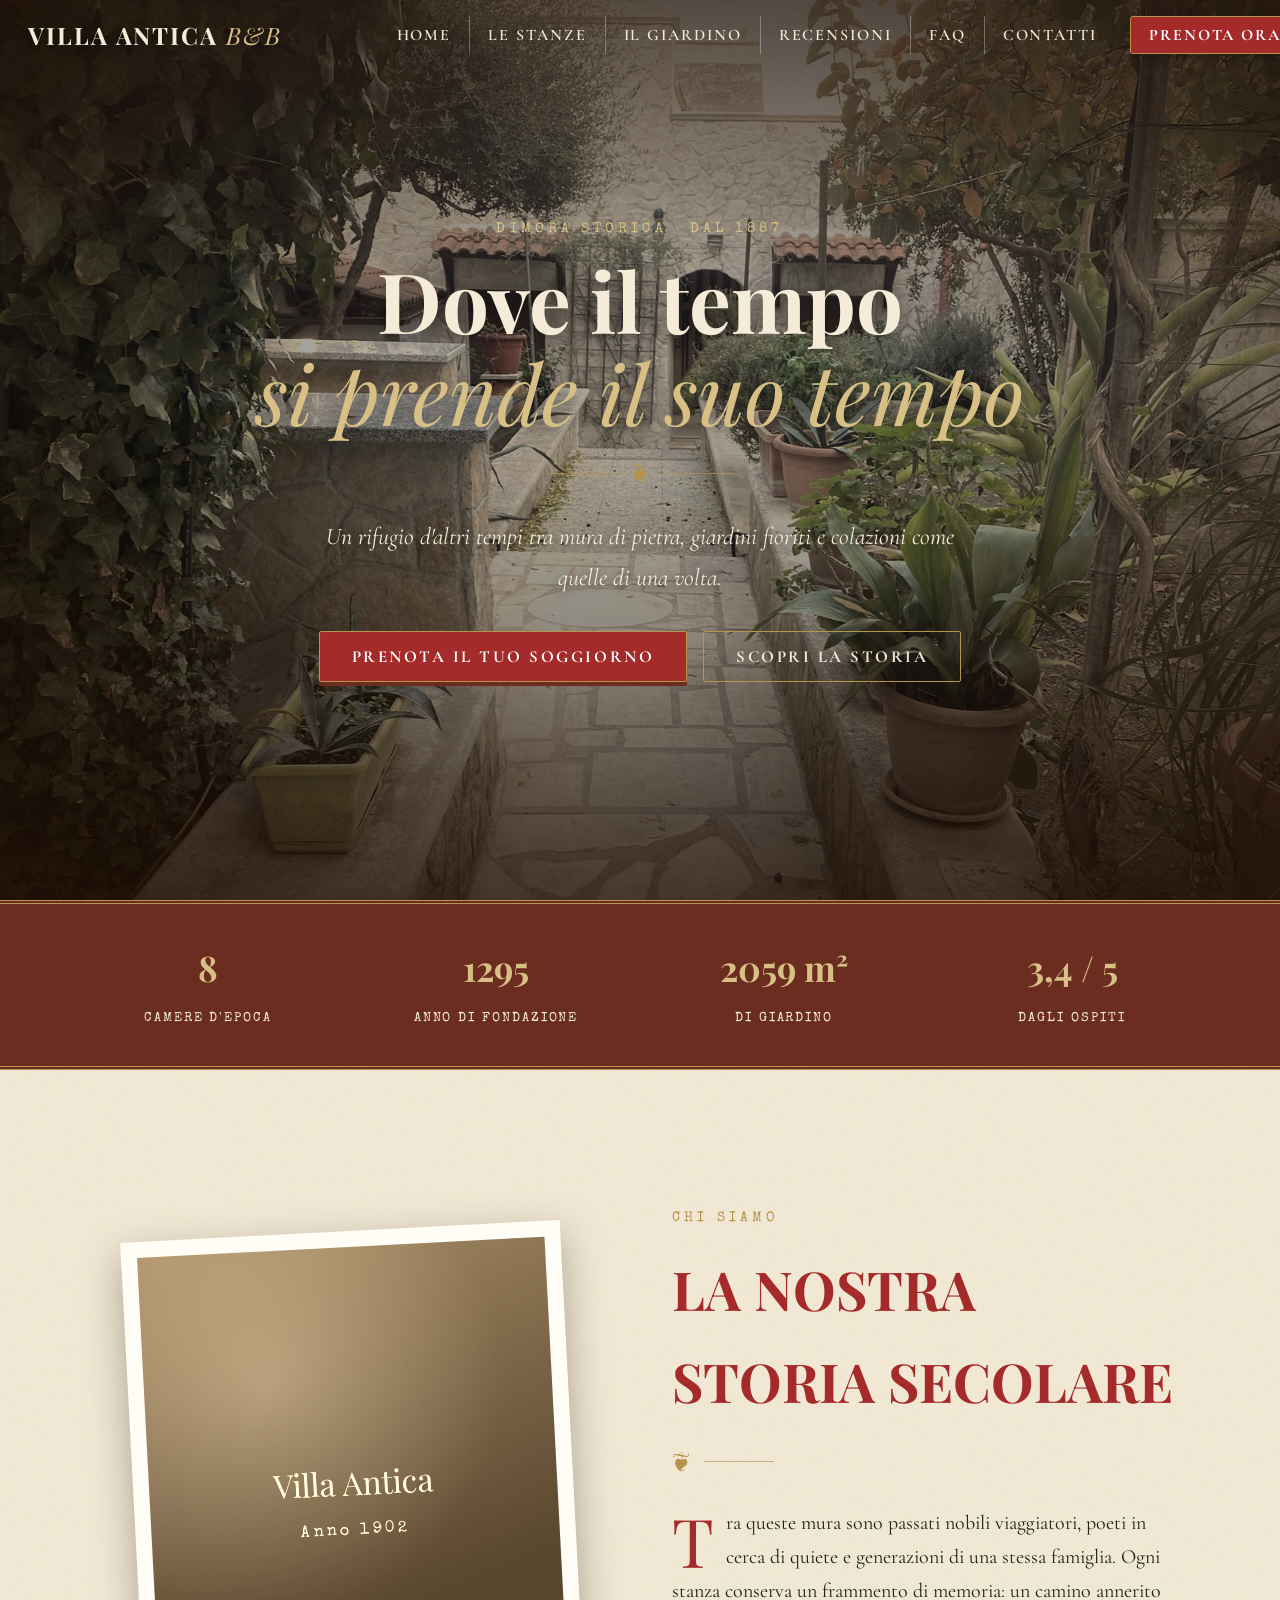
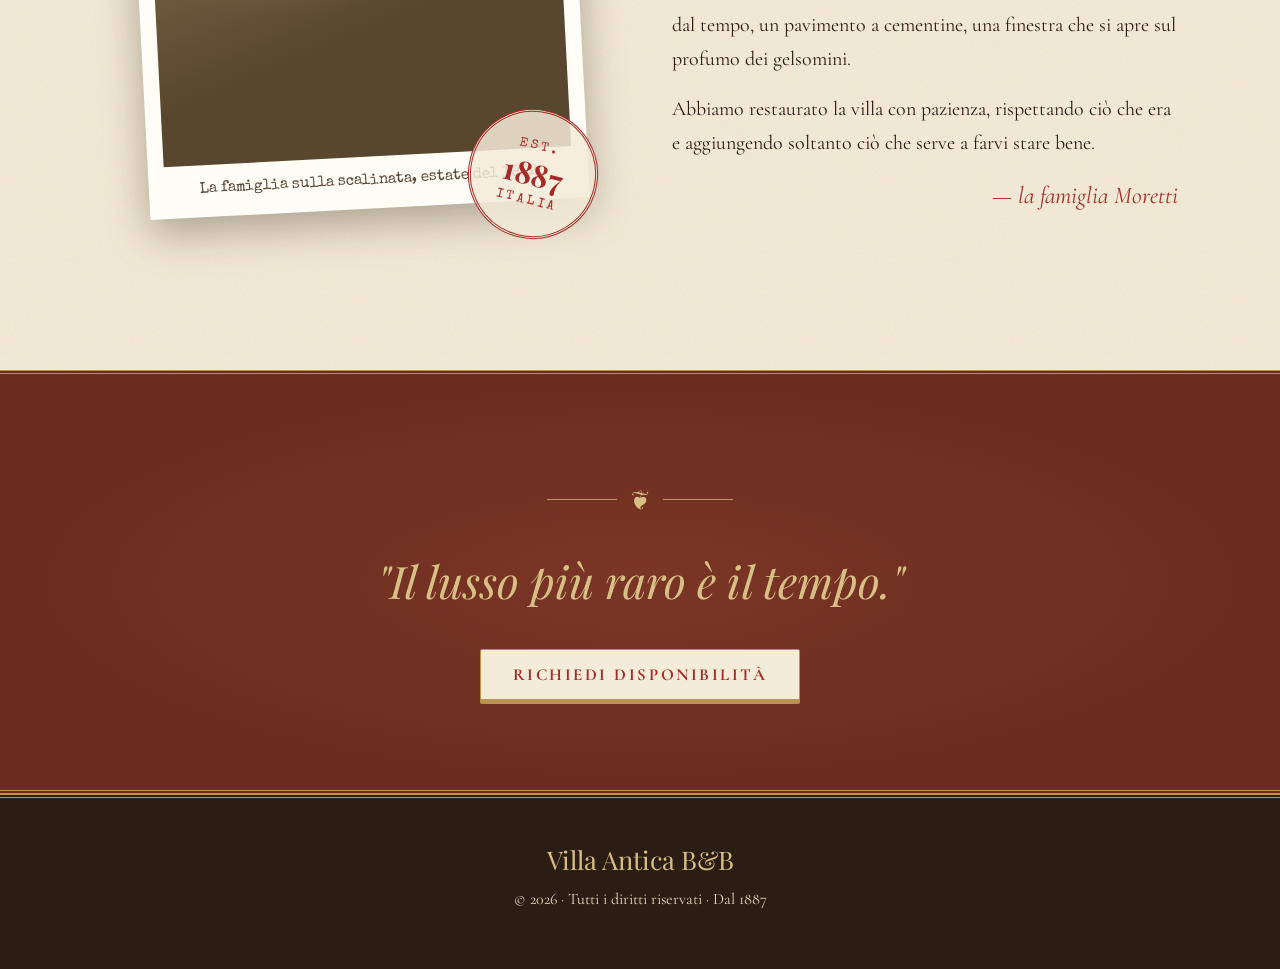
<file: index.html>
<!DOCTYPE html>
<html lang="it">
<head>
    <meta charset="UTF-8">
    <meta name="viewport" content="width=device-width, initial-scale=1.0">
    <title>Villa Antica B&B · Dal 1887</title>
    <meta name="description" content="Villa Antica B&B: una dimora storica immersa nel verde, dove il tempo rallenta.">
    <link rel="preconnect" href="https://fonts.googleapis.com">
    <link rel="preconnect" href="https://fonts.gstatic.com" crossorigin>
    <link href="https://fonts.googleapis.com/css2?family=Cormorant+Garamond:ital,wght@0,400;0,500;0,600;1,400;1,500&family=Playfair+Display:ital,wght@0,400..900;1,400..900&family=Special+Elite&display=swap" rel="stylesheet">
    <link rel="stylesheet" href="style.css">
</head>
<body>
    <div id="scroll-progress"></div>

    <!-- BARRA DI NAVIGAZIONE -->
    <header id="top-bar">
        <h3 class="logo" data-target="home">Villa Antica <span>B&amp;B</span></h3>

        <button class="burger" id="burger" aria-label="Apri il menu" aria-expanded="false">
            <span></span><span></span><span></span>
        </button>

        <nav class="nav-buttons" id="nav-buttons">
            <button class="button-top-bar" data-target="index.html">HOME</button>
            <button class="button-top-bar" data-href="stanze.html">LE STANZE</button>
            <button class="button-top-bar" data-href="Giardino/giardino.html">IL GIARDINO</button>
            <button class="button-top-bar" data-href="recensioni.html">RECENSIONI</button>
            <button class="button-top-bar" data-href="faq.html">FAQ</button>
            <button class="button-top-bar" data-href="contatti.html">CONTATTI</button>
            <button id="prenota-top-bar" class="button-top-bar">PRENOTA ORA</button>
        </nav>
    </header>

    <main>
        <!-- HERO -->
        <section id="home" class="hero">
            <img src="Images/HomeImg.jpeg" alt="Facciata di Villa Antica B&B" id="home-image">
            <div class="hero-vignette"></div>
            <div class="hero-content">
                <p class="eyebrow">Dimora storica · Dal 1887</p>
                <h1>Dove il tempo<br><em>si prende il suo tempo</em></h1>
                <div class="ornament"><span>❦</span></div>
                <p class="hero-sub">Un rifugio d'altri tempi tra mura di pietra, giardini fioriti e colazioni come quelle di una volta.</p>
                <div class="hero-actions">
                    <button class="btn btn-primary" data-open-booking>Prenota il tuo soggiorno</button>
                    <button class="btn btn-ghost" data-target="storia">Scopri la storia</button>
                </div>
            </div>
        </section>

        <!-- FASCIA INFO -->
        <section class="strip reveal">
            <div><strong>12</strong><span>Camere d'epoca</span></div>
            <div><strong>1887</strong><span>Anno di fondazione</span></div>
            <div><strong>3000 m²</strong><span>Di giardino</span></div>
            <div><strong>4,9 / 5</strong><span>Dagli ospiti</span></div>
        </section>

        <!-- STORIA -->
        <section id="storia" class="section story">
            <div class="story-visual reveal from-left">
                <div class="photo-frame">
                    <div class="photo-placeholder" role="img" aria-label="Fotografia d'epoca della villa">
                        <span>Villa Antica<br><small>Anno 1902</small></span>
                    </div>
                    <p class="caption">La famiglia sulla scalinata, estate del 1902</p>
                </div>
                <div class="stamp" aria-hidden="true">
                    <span>EST.</span><strong>1887</strong><span>ITALIA</span>
                </div>
            </div>

            <div class="story-text reveal from-right">
                <p class="eyebrow">Chi siamo</p>
                <h2>La nostra storia secolare</h2>
                <div class="ornament left"><span>❦</span></div>
                <p class="dropcap">Tra queste mura sono passati nobili viaggiatori, poeti in cerca di quiete e generazioni di una stessa famiglia. Ogni stanza conserva un frammento di memoria: un camino annerito dal tempo, un pavimento a cementine, una finestra che si apre sul profumo dei gelsomini.</p>
                <p>Abbiamo restaurato la villa con pazienza, rispettando ciò che era e aggiungendo soltanto ciò che serve a farvi stare bene.</p>
                <p class="signature">— la famiglia Moretti</p>
            </div>
        </section>

        <!-- INVITO FINALE -->
        <section class="invite reveal">
            <div class="ornament light"><span>❦</span></div>
            <p class="invite-quote">"Il lusso più raro è il tempo."</p>
            <button class="btn btn-primary" data-open-booking>Richiedi disponibilità</button>
        </section>
    </main>

    <footer>
        <p class="footer-logo">Villa Antica B&amp;B</p>
        <p>© <span id="year"></span> · Tutti i diritti riservati · Dal 1887</p>
    </footer>

    <!-- MODALE PRENOTAZIONE -->
    <div class="modal" id="booking-modal" aria-hidden="true">
        <div class="modal-box" role="dialog" aria-modal="true" aria-labelledby="modal-title">
            <button class="modal-close" id="modal-close" aria-label="Chiudi">×</button>
            <p class="eyebrow">Prenotazione</p>
            <h2 id="modal-title">Il vostro soggiorno</h2>
            <div class="ornament"><span>❦</span></div>
            <form id="booking-form" novalidate>
                <label>Stanza Desiderata
                    <select id="room-choice">
                        <option value="Suite dei Poeti">Suite dei Poeti (Cam. 101)</option>
                        <option value="Stanza del Conte">Stanza del Conte (Cam. 102)</option>
                        <option value="Mansarda Gelso">Mansarda Gelso (Cam. 201)</option>
                        <option value="Suite Limonaia">Suite Limonaia (Cam. 202)</option>
                    </select>
                </label>
                <div class="form-row">
                    <label>Arrivo<input type="date" id="checkin" required></label>
                    <label>Partenza<input type="date" id="checkout" required></label>
                </div>
                <label>Ospiti
                    <select id="guests">
                        <option>1</option><option selected>2</option><option>3</option><option>4</option>
                    </select>
                </label>
                <label>Email<input type="email" id="email" placeholder="nome@esempio.it" required></label>
                <p class="form-msg" id="form-msg" role="alert"></p>
                <button type="submit" class="btn btn-primary">Invia richiesta</button>
            </form>
        </div>
    </div>

    <script src="script.js"></script>
</body>
</html>
</file>
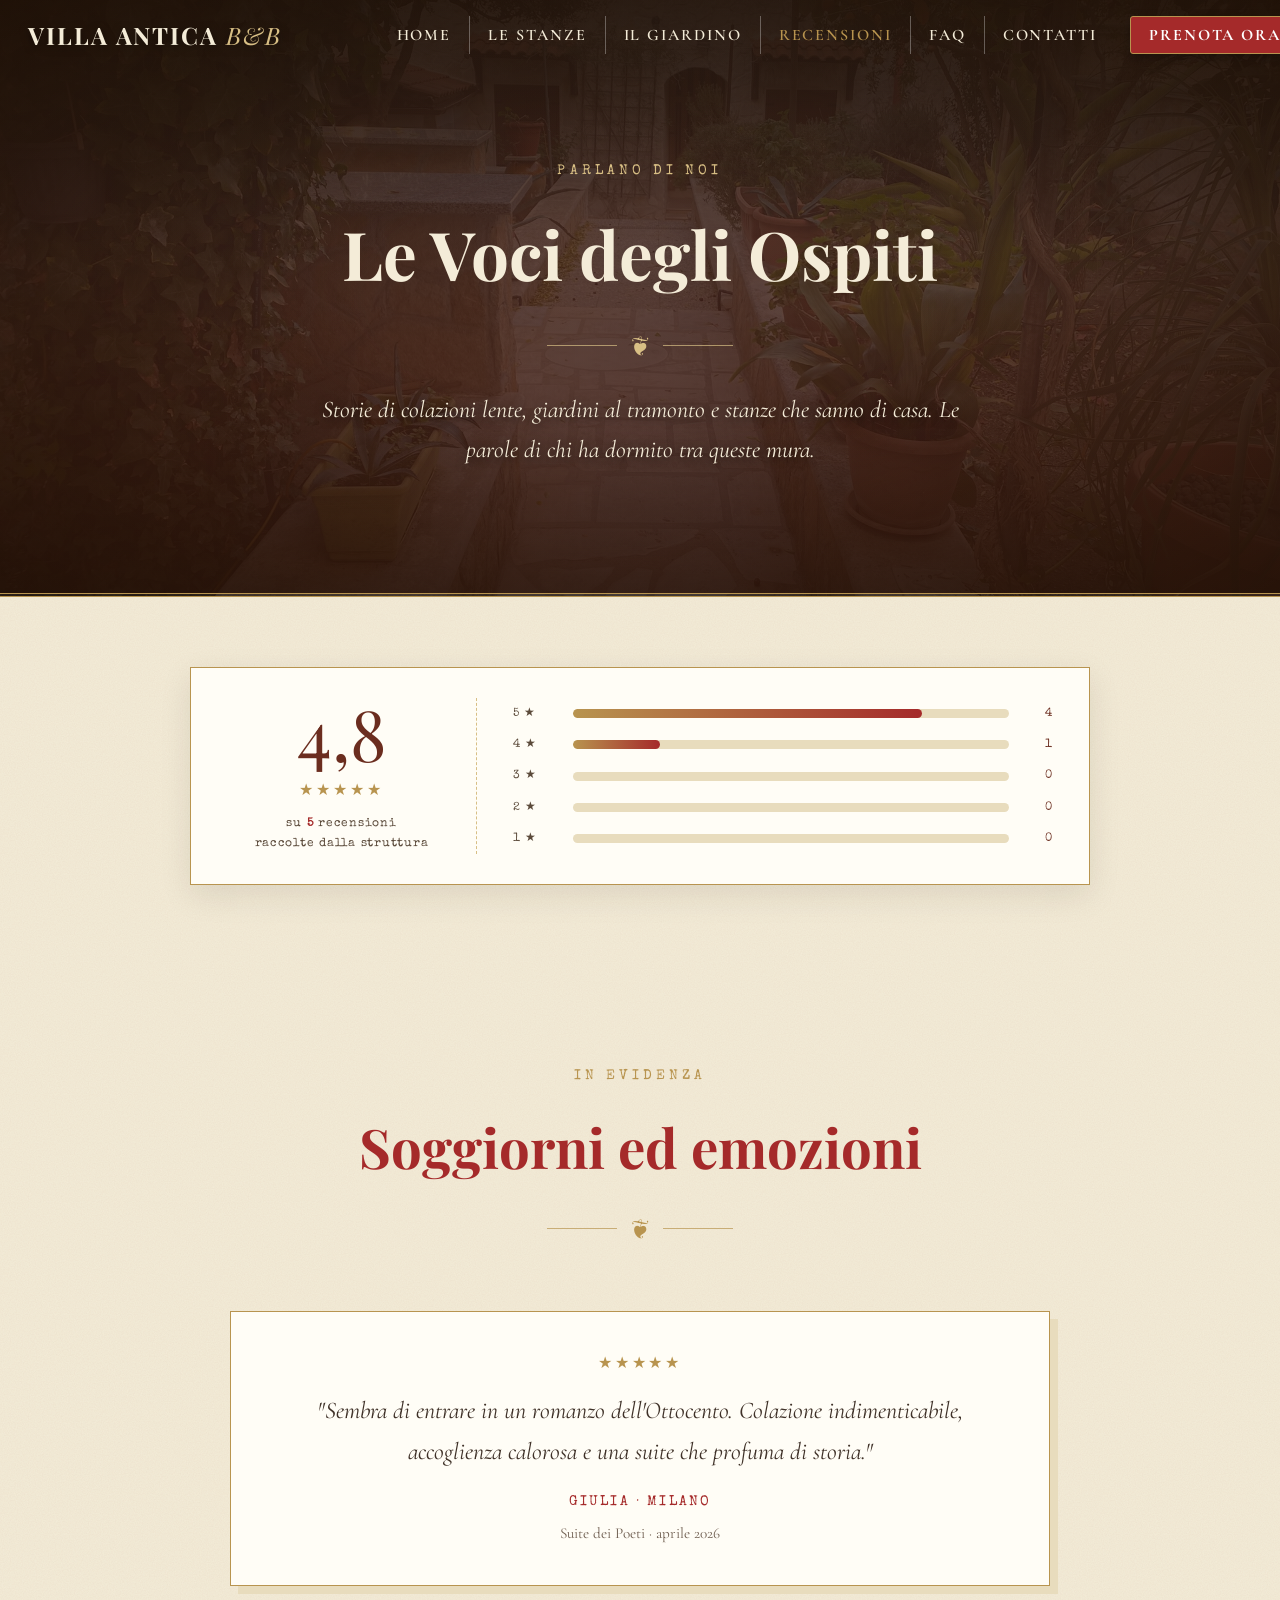
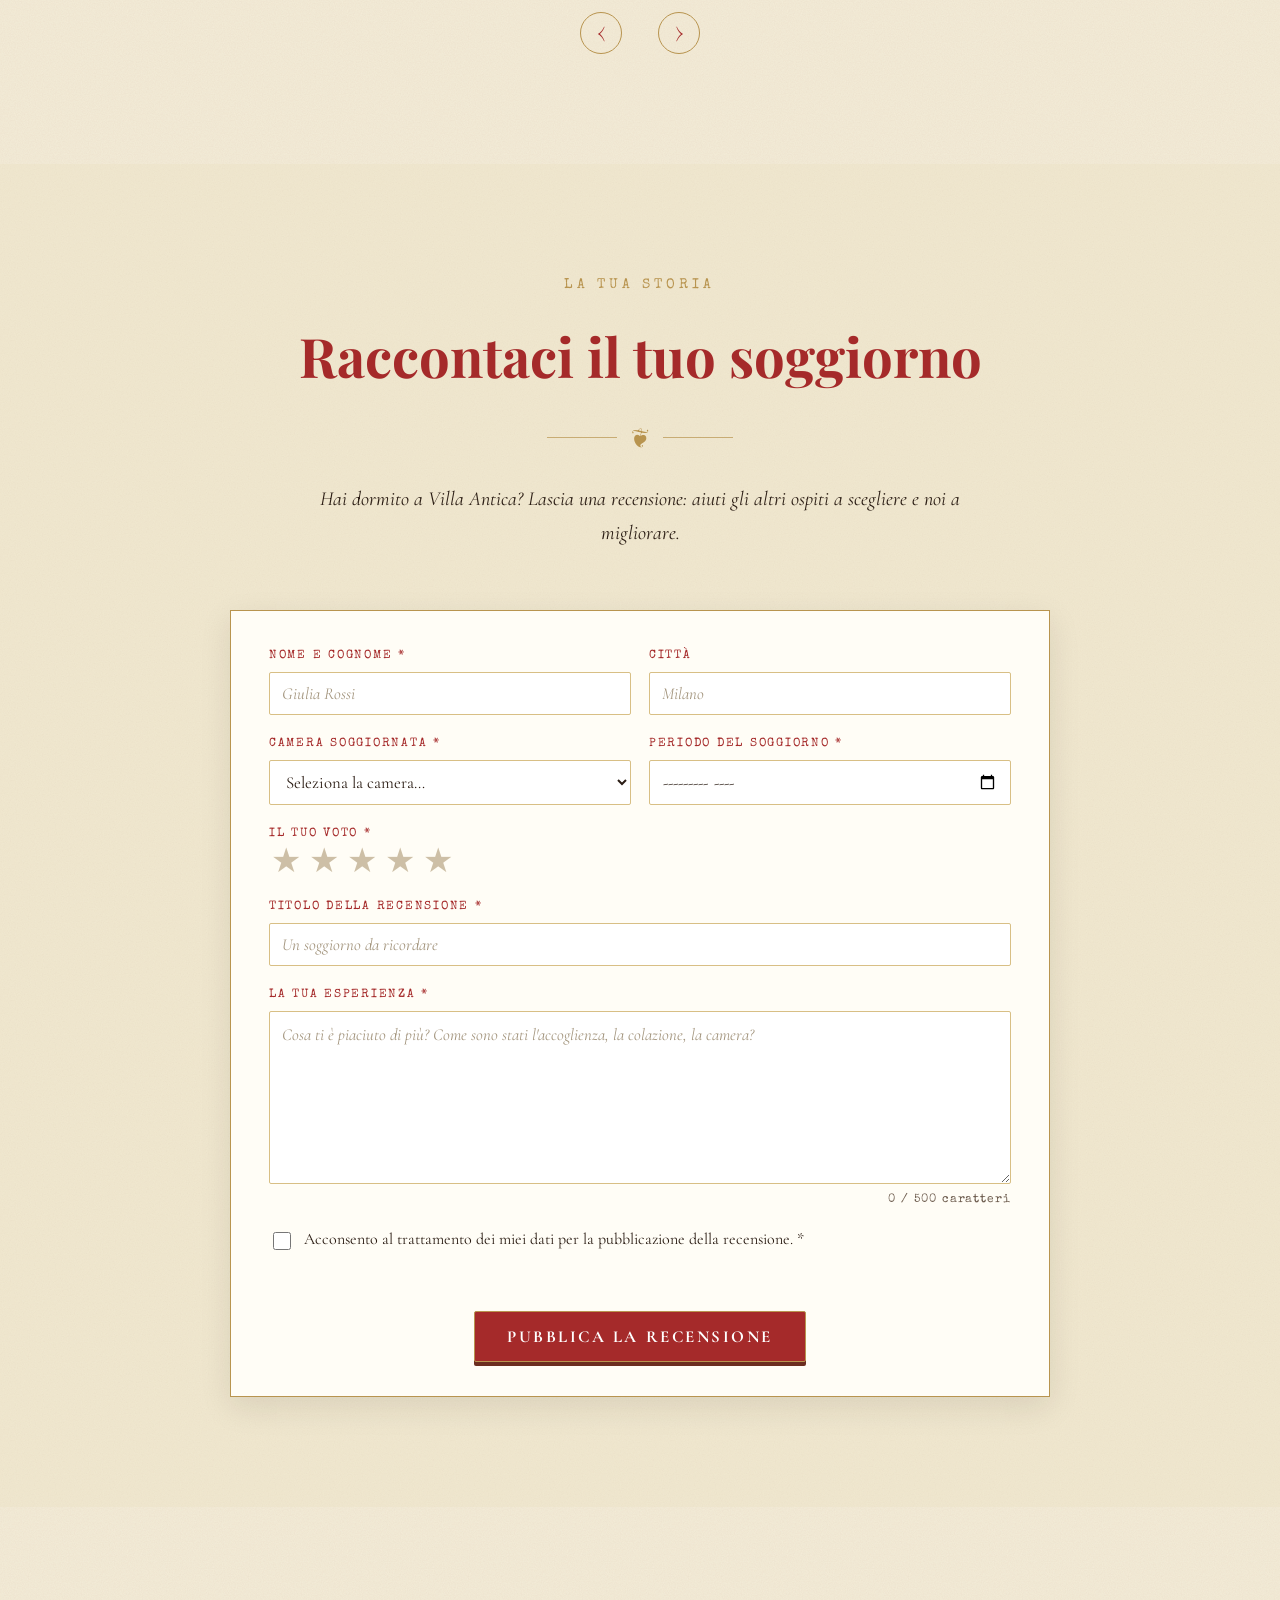
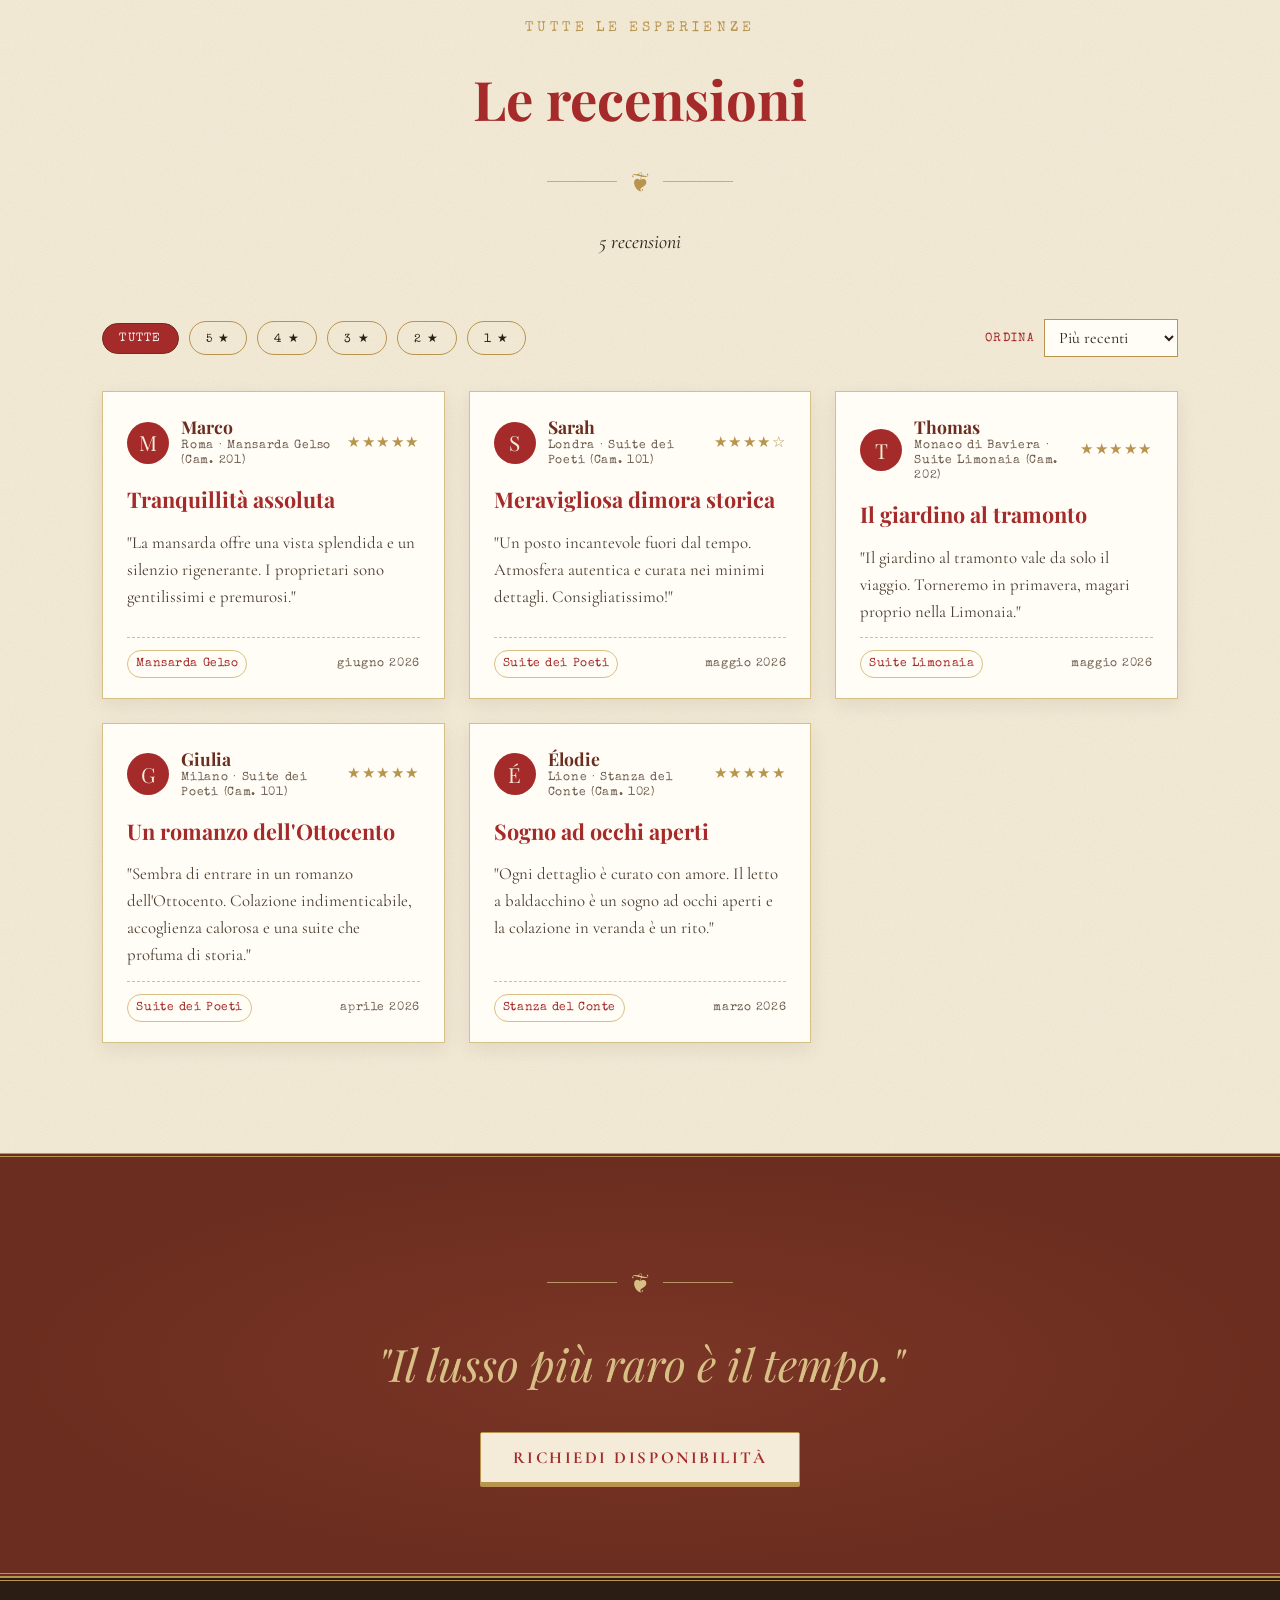
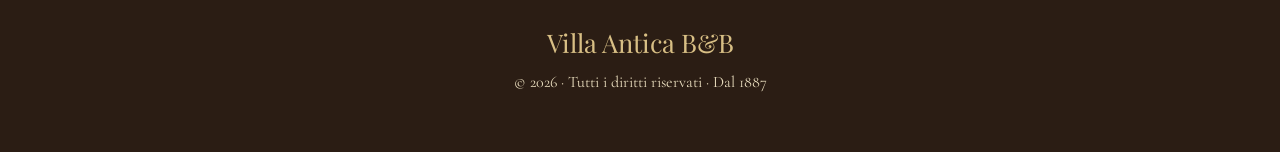
<file: recensioni.html>
<!DOCTYPE html>
<html lang="it">
<head>
    <meta charset="UTF-8">
    <meta name="viewport" content="width=device-width, initial-scale=1.0">
    <title>Recensioni · Villa Antica B&amp;B</title>
    <meta name="description" content="Le recensioni degli ospiti di Villa Antica B&B: voti, esperienze e il modulo per raccontare il tuo soggiorno.">
    <link rel="preconnect" href="https://fonts.googleapis.com">
    <link rel="preconnect" href="https://fonts.gstatic.com" crossorigin>
    <link href="https://fonts.googleapis.com/css2?family=Cormorant+Garamond:ital,wght@0,400;0,500;0,600;1,400;1,500&family=Playfair+Display:ital,wght@0,400..900;1,400..900&family=Special+Elite&display=swap" rel="stylesheet">
    <link rel="stylesheet" href="style.css">
    <link rel="stylesheet" href="recensioni-style.css">
</head>
<body>
    <div id="scroll-progress"></div>

    <!-- BARRA DI NAVIGAZIONE -->
    <header id="top-bar">
        <h3 class="logo" data-href="index.html">Villa Antica <span>B&amp;B</span></h3>

        <button class="burger" id="burger" aria-label="Apri il menu" aria-expanded="false">
            <span></span><span></span><span></span>
        </button>

        <nav class="nav-buttons" id="nav-buttons">
            <button class="button-top-bar" data-href="index.html">HOME</button>
            <button class="button-top-bar" data-href="stanze.html">LE STANZE</button>
            <button class="button-top-bar" data-href="giardino.html">IL GIARDINO</button>
            <button class="button-top-bar active" data-href="recensioni.html">RECENSIONI</button>
            <button class="button-top-bar" data-href="faq.html">FAQ</button>
            <button class="button-top-bar" data-href="contatti.html">CONTATTI</button>
            <button id="prenota-top-bar" class="button-top-bar">PRENOTA ORA</button>
        </nav>
    </header>

    <main>
        <!-- HERO RECENSIONI -->
        <section class="rec-hero">
            <div class="hero-vignette"></div>
            <div class="rec-hero-content">
                <p class="eyebrow light">Parlano di noi</p>
                <h1>Le Voci degli Ospiti</h1>
                <div class="ornament light"><span>❦</span></div>
                <p class="hero-sub">Storie di colazioni lente, giardini al tramonto e stanze che sanno di casa. Le parole di chi ha dormito tra queste mura.</p>
            </div>
        </section>

        <!-- RIEPILOGO VOTI -->
        <section class="section rec-summary-section">
            <div class="rec-summary reveal">
                <div class="rec-score">
                    <span class="rec-score-value" id="rec-average">4,9</span>
                    <span class="rec-stars rec-score-stars" id="rec-stars-summary" aria-hidden="true">★★★★★</span>
                    <p class="rec-score-text">su <strong id="rec-total">5</strong> recensioni<br>raccolte dalla struttura</p>
                </div>

                <div class="rec-breakdown" id="rec-breakdown" aria-label="Distribuzione dei voti">
                    <!-- righe generate dinamicamente da recensioni.js -->
                </div>
            </div>
        </section>

        <!-- CAROSELLO RECENSIONI IN EVIDENZA -->
        <section class="section rec-carousel-section">
            <div class="section-head reveal">
                <p class="eyebrow">In evidenza</p>
                <h2>Soggiorni ed emozioni</h2>
                <div class="ornament"><span>❦</span></div>
            </div>

            <div class="rec-carousel reveal" id="rec-carousel" aria-roledescription="carosello" aria-label="Recensioni in evidenza">
                <div class="rec-slides">
                    <blockquote class="rec-slide active">
                        <div class="rec-stars" aria-label="5 stelle su 5">★★★★★</div>
                        <p>"Sembra di entrare in un romanzo dell'Ottocento. Colazione indimenticabile, accoglienza calorosa e una suite che profuma di storia."</p>
                        <cite>Giulia · Milano</cite>
                        <span class="rec-slide-meta">Suite dei Poeti · aprile 2026</span>
                    </blockquote>

                    <blockquote class="rec-slide">
                        <div class="rec-stars" aria-label="5 stelle su 5">★★★★★</div>
                        <p>"Il giardino al tramonto vale da solo il viaggio. Torneremo in primavera, magari proprio nella Limonaia."</p>
                        <cite>Thomas · Monaco di Baviera</cite>
                        <span class="rec-slide-meta">Suite Limonaia · maggio 2026</span>
                    </blockquote>

                    <blockquote class="rec-slide">
                        <div class="rec-stars" aria-label="5 stelle su 5">★★★★★</div>
                        <p>"Ogni dettaglio è curato con amore. Il letto a baldacchino è un sogno ad occhi aperti e la colazione in veranda è un rito."</p>
                        <cite>Élodie · Lione</cite>
                        <span class="rec-slide-meta">Stanza del Conte · marzo 2026</span>
                    </blockquote>
                </div>

                <div class="rec-controls">
                    <button type="button" class="rec-arrow" id="rec-prev" aria-label="Recensione precedente">‹</button>
                    <div class="rec-dots" id="rec-dots"></div>
                    <button type="button" class="rec-arrow" id="rec-next" aria-label="Recensione successiva">›</button>
                </div>
            </div>
        </section>

        <!-- FORM RECENSIONE -->
        <section id="scrivi" class="section rec-form-section">
            <div class="section-head reveal">
                <p class="eyebrow">La tua storia</p>
                <h2>Raccontaci il tuo soggiorno</h2>
                <div class="ornament"><span>❦</span></div>
                <p>Hai dormito a Villa Antica? Lascia una recensione: aiuti gli altri ospiti a scegliere e noi a migliorare.</p>
            </div>

            <form id="review-form" class="rec-form reveal" novalidate>
                <div class="rec-form-row">
                    <label class="rec-field">
                        <span>Nome e cognome *</span>
                        <input type="text" id="rec-name" name="name" autocomplete="name" placeholder="Giulia Rossi" aria-describedby="rec-name-error">
                        <small class="rec-error" id="rec-name-error"></small>
                    </label>

                    <label class="rec-field">
                        <span>Città</span>
                        <input type="text" id="rec-city" name="city" autocomplete="address-level2" placeholder="Milano">
                        <small class="rec-error" id="rec-city-error"></small>
                    </label>
                </div>

                <div class="rec-form-row">
                    <label class="rec-field">
                        <span>Camera soggiornata *</span>
                        <select id="rec-room" name="room" aria-describedby="rec-room-error">
                            <option value="">Seleziona la camera…</option>
                            <option value="Suite dei Poeti (Cam. 101)">Suite dei Poeti (Cam. 101)</option>
                            <option value="Stanza del Conte (Cam. 102)">Stanza del Conte (Cam. 102)</option>
                            <option value="Mansarda Gelso (Cam. 201)">Mansarda Gelso (Cam. 201)</option>
                            <option value="Suite Limonaia (Cam. 202)">Suite Limonaia (Cam. 202)</option>
                        </select>
                        <small class="rec-error" id="rec-room-error"></small>
                    </label>

                    <label class="rec-field">
                        <span>Periodo del soggiorno *</span>
                        <input type="month" id="rec-period" name="period" min="1980-01" aria-describedby="rec-period-error">
                        <small class="rec-error" id="rec-period-error"></small>
                    </label>
                </div>

                <fieldset class="rec-rating" aria-describedby="rec-rating-error">
                    <legend>Il tuo voto *</legend>
                    <div class="rec-stars-input" id="rec-stars-input" role="radiogroup" aria-label="Voto da 1 a 5 stelle">
                        <button type="button" class="rec-star" data-value="1" role="radio" aria-checked="false" aria-label="1 stella" tabindex="0">★</button>
                        <button type="button" class="rec-star" data-value="2" role="radio" aria-checked="false" aria-label="2 stelle" tabindex="-1">★</button>
                        <button type="button" class="rec-star" data-value="3" role="radio" aria-checked="false" aria-label="3 stelle" tabindex="-1">★</button>
                        <button type="button" class="rec-star" data-value="4" role="radio" aria-checked="false" aria-label="4 stelle" tabindex="-1">★</button>
                        <button type="button" class="rec-star" data-value="5" role="radio" aria-checked="false" aria-label="5 stelle" tabindex="-1">★</button>
                    </div>
                    <small class="rec-error" id="rec-rating-error"></small>
                </fieldset>

                <label class="rec-field">
                    <span>Titolo della recensione *</span>
                    <input type="text" id="rec-title" name="title" maxlength="70" placeholder="Un soggiorno da ricordare" aria-describedby="rec-title-error">
                    <small class="rec-error" id="rec-title-error"></small>
                </label>

                <label class="rec-field">
                    <span>La tua esperienza *</span>
                    <textarea id="rec-text" name="message" rows="6" maxlength="500" placeholder="Cosa ti è piaciuto di più? Come sono stati l'accoglienza, la colazione, la camera?" aria-describedby="rec-text-error rec-text-count"></textarea>
                    <small class="rec-error" id="rec-text-error"></small>
                    <small class="rec-count" id="rec-text-count">0 / 500 caratteri</small>
                </label>

                <div class="rec-hp" aria-hidden="true">
                    <label>Non compilare questo campo
                        <input type="text" id="rec-hp" name="website" tabindex="-1" autocomplete="off">
                    </label>
                </div>

                <div class="rec-privacy">
                    <label class="rec-check">
                        <input type="checkbox" id="rec-privacy" name="privacy" aria-describedby="rec-privacy-error">
                        <span>Acconsento al trattamento dei miei dati per la pubblicazione della recensione. *</span>
                    </label>
                    <small class="rec-error" id="rec-privacy-error"></small>
                </div>

                <p class="rec-form-msg" id="rec-form-msg" role="alert"></p>

                <button type="submit" class="btn btn-primary">Pubblica la recensione</button>
            </form>
        </section>

        <!-- ELENCO RECENSIONI -->
        <section id="tutte" class="section rec-list-section">
            <div class="section-head reveal">
                <p class="eyebrow">Tutte le esperienze</p>
                <h2>Le recensioni</h2>
                <div class="ornament"><span>❦</span></div>
                <p id="rec-count" aria-live="polite">5 recensioni</p>
            </div>

            <div class="rec-filters reveal" role="group" aria-label="Filtra per voto">
                <button type="button" class="rec-filter" data-stars="0" aria-pressed="true">Tutte</button>
                <button type="button" class="rec-filter" data-stars="5" aria-pressed="false">5 ★</button>
                <button type="button" class="rec-filter" data-stars="4" aria-pressed="false">4 ★</button>
                <button type="button" class="rec-filter" data-stars="3" aria-pressed="false">3 ★</button>
                <button type="button" class="rec-filter" data-stars="2" aria-pressed="false">2 ★</button>
                <button type="button" class="rec-filter" data-stars="1" aria-pressed="false">1 ★</button>

                <label class="rec-sort">
                    <span>Ordina</span>
                    <select id="rec-sort">
                        <option value="recent">Più recenti</option>
                        <option value="high">Voto più alto</option>
                        <option value="low">Voto più basso</option>
                    </select>
                </label>
            </div>

            <div class="rec-grid" id="rec-grid" aria-live="polite">
                <!-- card generate dinamicamente da recensioni.js -->
            </div>

            <p class="rec-empty" id="rec-empty" hidden>Nessuna recensione con questo voto. Prova a selezionare "Tutte".</p>

            <noscript>
                <p class="rec-empty">Per leggere e scrivere le recensioni è necessario attivare JavaScript nel browser.</p>
            </noscript>
        </section>

        <!-- INVITO PRENOTAZIONE -->
        <section class="invite reveal">
            <div class="ornament light"><span>❦</span></div>
            <p class="invite-quote">"Il lusso più raro è il tempo."</p>
            <button class="btn btn-primary" data-open-booking>Richiedi disponibilità</button>
        </section>
    </main>

    <footer>
        <p class="footer-logo">Villa Antica B&amp;B</p>
        <p>© <span id="year"></span> · Tutti i diritti riservati · Dal 1887</p>
    </footer>

    <!-- MODALE PRENOTAZIONE -->
    <div class="modal" id="booking-modal" aria-hidden="true">
        <div class="modal-box" role="dialog" aria-modal="true" aria-labelledby="modal-title">
            <button class="modal-close" id="modal-close" aria-label="Chiudi">×</button>
            <p class="eyebrow">Prenotazione</p>
            <h2 id="modal-title">Il vostro soggiorno</h2>
            <div class="ornament"><span>❦</span></div>
            <form id="booking-form" novalidate>
                <label>Stanza Desiderata
                    <select id="room-choice">
                        <option value="Suite dei Poeti">Suite dei Poeti (Cam. 101)</option>
                        <option value="Stanza del Conte">Stanza del Conte (Cam. 102)</option>
                        <option value="Mansarda Gelso">Mansarda Gelso (Cam. 201)</option>
                        <option value="Suite Limonaia">Suite Limonaia (Cam. 202)</option>
                    </select>
                </label>
                <div class="form-row">
                    <label>Arrivo<input type="date" id="checkin" required></label>
                    <label>Partenza<input type="date" id="checkout" required></label>
                </div>
                <label>Ospiti
                    <select id="guests">
                        <option>1</option><option selected>2</option><option>3</option><option>4</option>
                    </select>
                </label>
                <label>Email<input type="email" id="email" placeholder="nome@esempio.it" required></label>
                <p class="form-msg" id="form-msg" role="alert"></p>
                <button type="submit" class="btn btn-primary">Invia richiesta</button>
            </form>
        </div>
    </div>

    <script src="script.js"></script>
    <script src="recensioni.js"></script>
</body>
</html>
</file>
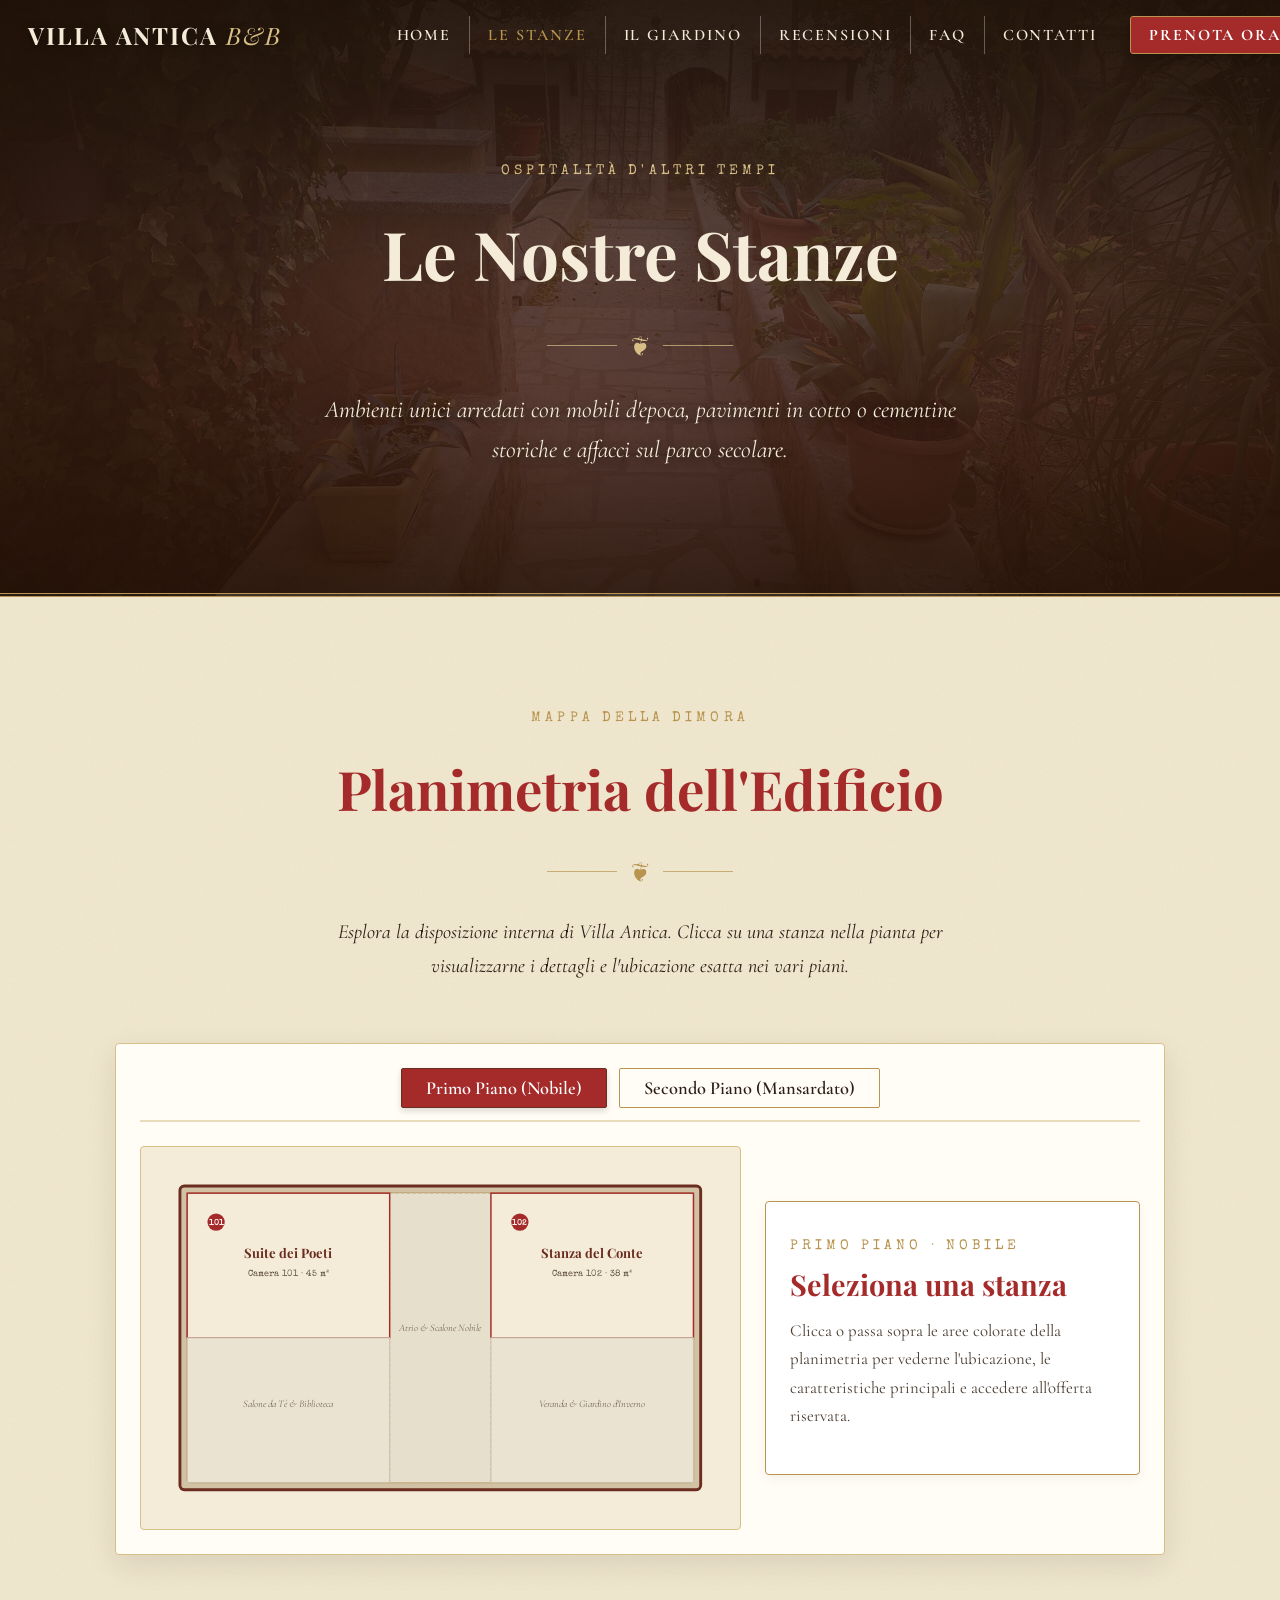
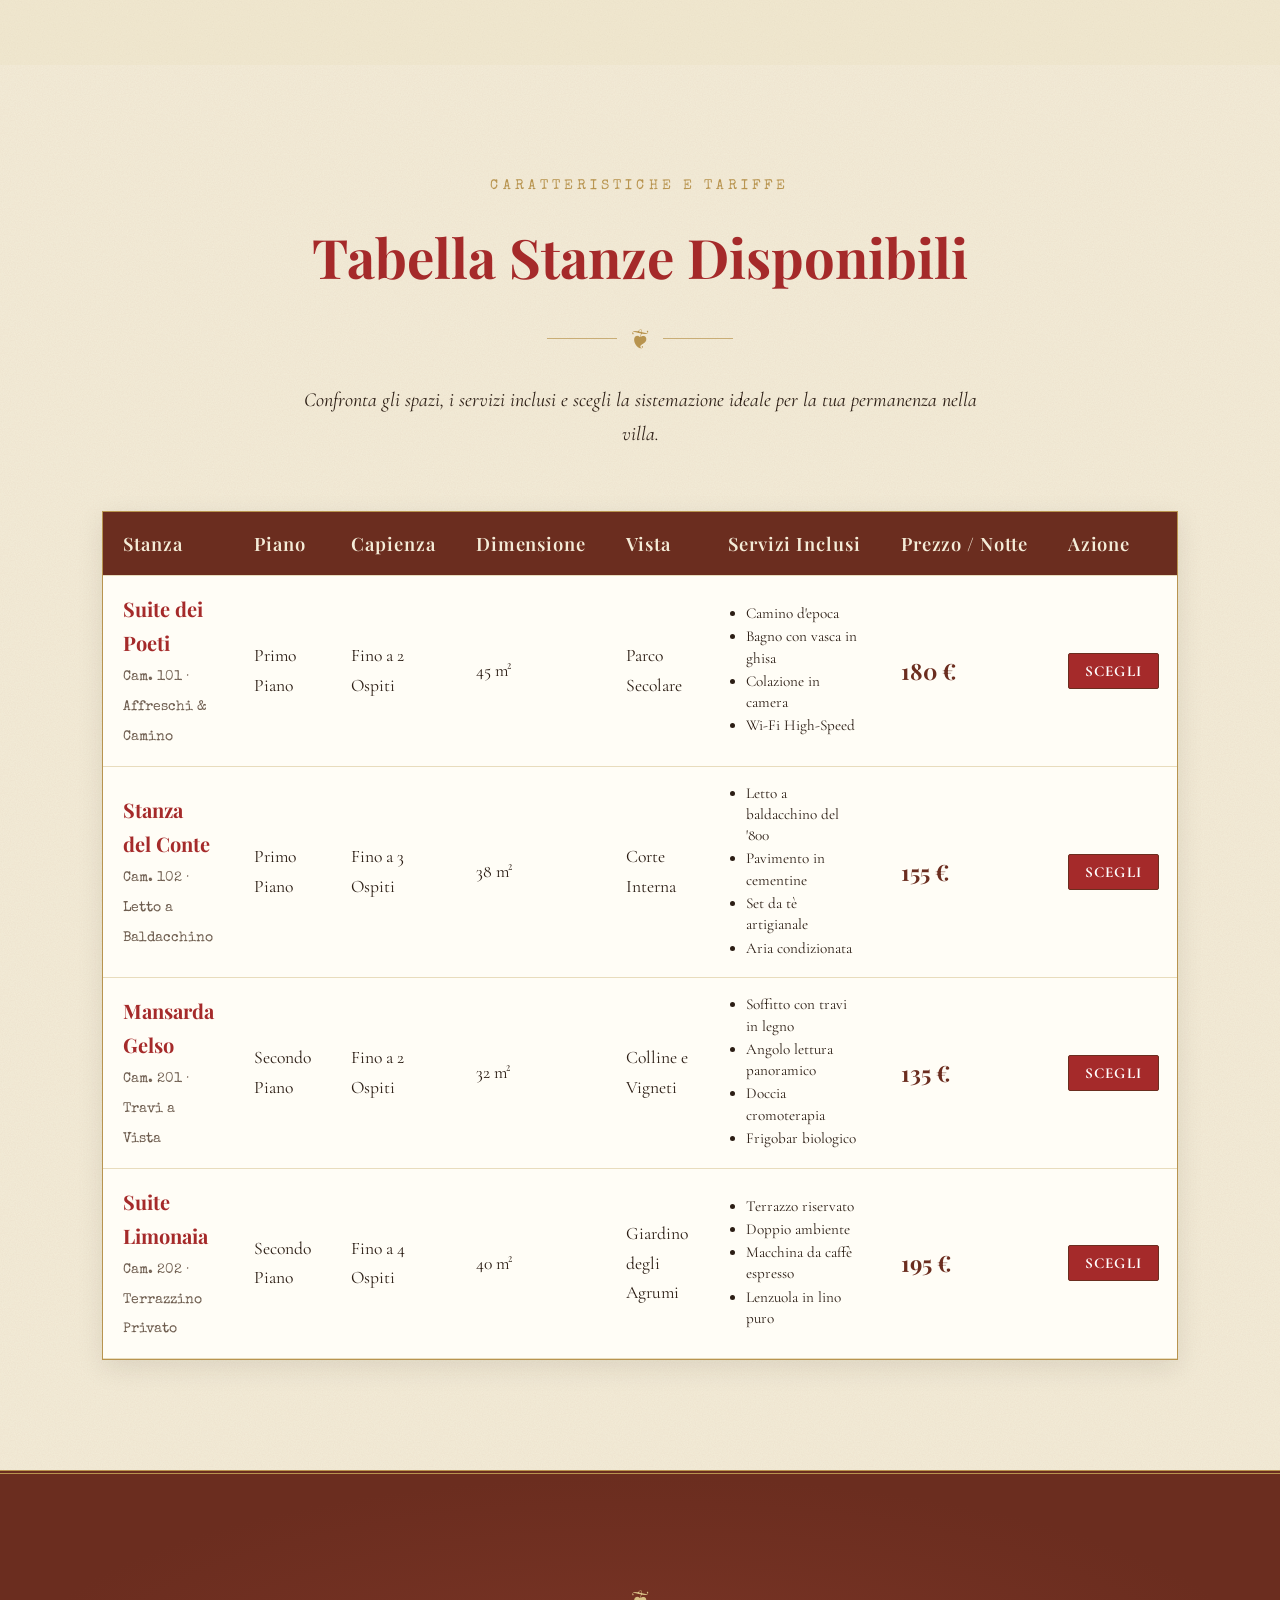
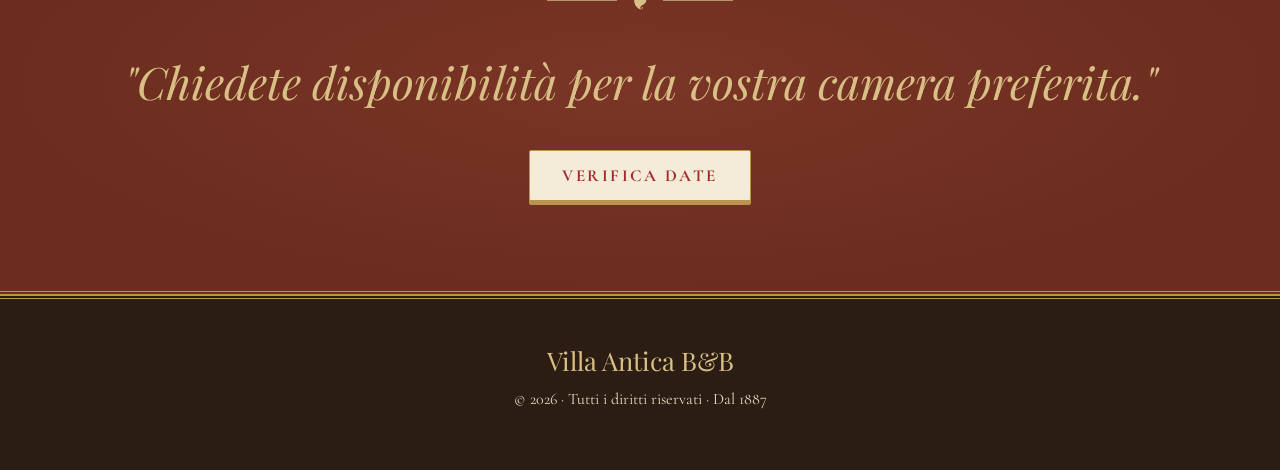
<file: stanze.html>
<!DOCTYPE html>
<html lang="it">
<head>
    <meta charset="UTF-8">
    <meta name="viewport" content="width=device-width, initial-scale=1.0">
    <title>Le Stanze · Villa Antica B&amp;B</title>
    <meta name="description" content="Le stanze di Villa Antica B&B: suite affrescate, camere con mobili d'epoca e planimetria interattiva della dimora.">
    <link rel="preconnect" href="https://fonts.googleapis.com">
    <link rel="preconnect" href="https://fonts.gstatic.com" crossorigin>
    <link href="https://fonts.googleapis.com/css2?family=Cormorant+Garamond:ital,wght@0,400;0,500;0,600;1,400;1,500&family=Playfair+Display:ital,wght@0,400..900;1,400..900&family=Special+Elite&display=swap" rel="stylesheet">
    <link rel="stylesheet" href="style.css">
    <link rel="stylesheet" href="stanze-style.css">
</head>
<body>
    <div id="scroll-progress"></div>

    <!-- BARRA DI NAVIGAZIONE -->
    <header id="top-bar">
        <h3 class="logo" data-href="index.html">Villa Antica <span>B&amp;B</span></h3>

        <button class="burger" id="burger" aria-label="Apri il menu" aria-expanded="false">
            <span></span><span></span><span></span>
        </button>

        <nav class="nav-buttons" id="nav-buttons">
            <button class="button-top-bar" data-href="index.html">HOME</button>
            <button class="button-top-bar active" data-href="stanze.html">LE STANZE</button>
            <button class="button-top-bar" data-href="giardino.html">IL GIARDINO</button>
            <button class="button-top-bar" data-href="recensioni.html">RECENSIONI</button>
            <button class="button-top-bar" data-href="faq.html">FAQ</button>
            <button class="button-top-bar" data-href="contatti.html">CONTATTI</button>
            <button id="prenota-top-bar" class="button-top-bar">PRENOTA ORA</button>
        </nav>
    </header>

    <main>
        <!-- HERO STANZE -->
        <section class="rooms-hero">
            <div class="hero-vignette"></div>
            <div class="rooms-hero-content">
                <p class="eyebrow light">Ospitalità d'altri tempi</p>
                <h1>Le Nostre Stanze</h1>
                <div class="ornament light"><span>❦</span></div>
                <p class="hero-sub">Ambienti unici arredati con mobili d'epoca, pavimenti in cotto o cementine storiche e affacci sul parco secolare.</p>
            </div>
        </section>

        <!-- PLANIMETRIA EDIFICIO -->
        <section id="planimetria" class="section plan-section">
            <div class="section-head reveal">
                <p class="eyebrow">Mappa della dimora</p>
                <h2>Planimetria dell'Edificio</h2>
                <div class="ornament"><span>❦</span></div>
                <p>Esplora la disposizione interna di Villa Antica. Clicca su una stanza nella pianta per visualizzarne i dettagli e l'ubicazione esatta nei vari piani.</p>
            </div>

            <div class="plan-wrapper reveal">
                <div class="plan-controls">
                    <button class="plan-tab active" data-floor="piano1">Primo Piano (Nobile)</button>
                    <button class="plan-tab" data-floor="piano2">Secondo Piano (Mansardato)</button>
                </div>

                <div class="plan-display">
                    <!-- SVG PLANIMETRIA INTERATTIVA -->
                    <div class="svg-container">
                        <svg viewBox="0 0 800 500" id="house-map" role="group" aria-label="Planimetria interattiva della villa">
                            <!-- SFONDO MURA ESTERNE -->
                            <rect x="40" y="40" width="720" height="420" rx="6" class="wall-outer" />
                            <rect x="50" y="50" width="700" height="400" rx="4" class="wall-inner" />

                            <!-- PIANO 1 -->
                            <g id="group-piano1" class="floor-group active-floor">
                                <!-- CORRIDOIO / ATRIO CENTRAL -->
                                <rect x="330" y="50" width="140" height="400" class="room-corridor" />
                                <text x="400" y="240" class="room-label-sub">Atrio &amp; Scalone Nobile</text>

                                <!-- STANZA 1: SUITE DEI POETI -->
                                <g class="room-interactive" data-room="poeti">
                                    <rect x="50" y="50" width="280" height="200" class="room-shape" />
                                    <text x="190" y="140" class="room-label">Suite dei Poeti</text>
                                    <text x="190" y="165" class="room-subtext">Camera 101 · 45 m²</text>
                                    <circle cx="90" cy="90" r="12" class="room-badge" />
                                    <text x="90" y="94" class="room-badge-text">101</text>
                                </g>

                                <!-- STANZA 2: CAMERA DEL CORTE -->
                                <g class="room-interactive" data-room="conte">
                                    <rect x="470" y="50" width="280" height="200" class="room-shape" />
                                    <text x="610" y="140" class="room-label">Stanza del Conte</text>
                                    <text x="610" y="165" class="room-subtext">Camera 102 · 38 m²</text>
                                    <circle cx="510" cy="90" r="12" class="room-badge" />
                                    <text x="510" y="94" class="room-badge-text">102</text>
                                </g>

                                <!-- AREA SALONE COMUNE -->
                                <rect x="50" y="250" width="280" height="200" class="room-common" />
                                <text x="190" y="345" class="room-label-sub">Salone da Tè &amp; Biblioteca</text>

                                <!-- AREA GIARDINO D'INVERNO -->
                                <rect x="470" y="250" width="280" height="200" class="room-common" />
                                <text x="610" y="345" class="room-label-sub">Veranda &amp; Giardino d'Inverno</text>
                            </g>

                            <!-- PIANO 2 -->
                            <g id="group-piano2" class="floor-group hidden-floor">
                                <!-- CORRIDOIO CENTRAL -->
                                <rect x="330" y="50" width="140" height="400" class="room-corridor" />
                                <text x="400" y="240" class="room-label-sub">Galleria Mansardata</text>

                                <!-- STANZA 3: MANSARDA GELSO -->
                                <g class="room-interactive" data-room="gelso">
                                    <rect x="50" y="50" width="280" height="360" class="room-shape" />
                                    <text x="190" y="220" class="room-label">Mansarda Gelso</text>
                                    <text x="190" y="245" class="room-subtext">Camera 201 · 32 m²</text>
                                    <circle cx="90" cy="90" r="12" class="room-badge" />
                                    <text x="90" y="94" class="room-badge-text">201</text>
                                </g>

                                <!-- STANZA 4: SUITE LIMONAIA -->
                                <g class="room-interactive" data-room="limonaia">
                                    <rect x="470" y="50" width="280" height="360" class="room-shape" />
                                    <text x="610" y="220" class="room-label">Suite Limonaia</text>
                                    <text x="610" y="245" class="room-subtext">Camera 202 · 40 m²</text>
                                    <circle cx="510" cy="90" r="12" class="room-badge" />
                                    <text x="510" y="94" class="room-badge-text">202</text>
                                </g>
                            </g>
                        </svg>
                    </div>

                    <!-- CARD DETTAGLIO SELEZIONE STANZA -->
                    <div class="plan-info-card" id="plan-info">
                        <span class="eyebrow" id="info-floor-tag">Primo Piano · Nobile</span>
                        <h3 id="info-title">Seleziona una stanza</h3>
                        <p class="info-desc" id="info-desc">Clicca o passa sopra le aree colorate della planimetria per vederne l'ubicazione, le caratteristiche principali e accedere all'offerta riservata.</p>

                        <div class="info-details" id="info-details" style="display: none;">
                            <div class="info-grid">
                                <div><strong>Superficie:</strong> <span id="info-size">-</span></div>
                                <div><strong>Ospiti:</strong> <span id="info-guests">-</span></div>
                                <div><strong>Vista:</strong> <span id="info-view">-</span></div>
                                <div><strong>Prezzo:</strong> <span id="info-price">-</span></div>
                            </div>
                            <button class="btn btn-primary btn-sm" id="info-book-btn" data-open-booking>Prenota questa stanza</button>
                        </div>
                    </div>
                </div>
            </div>
        </section>

        <!-- TABELLA DISPONIBILITÀ E CONFRONTO -->
        <section id="tabella-stanze" class="section">
            <div class="section-head reveal">
                <p class="eyebrow">Caratteristiche e tariffe</p>
                <h2>Tabella Stanze Disponibili</h2>
                <div class="ornament"><span>❦</span></div>
                <p>Confronta gli spazi, i servizi inclusi e scegli la sistemazione ideale per la tua permanenza nella villa.</p>
            </div>

            <div class="table-container reveal">
                <table class="rooms-table">
                    <thead>
                        <tr>
                            <th>Stanza</th>
                            <th>Piano</th>
                            <th>Capienza</th>
                            <th>Dimensione</th>
                            <th>Vista</th>
                            <th>Servizi Inclusi</th>
                            <th>Prezzo / Notte</th>
                            <th>Azione</th>
                        </tr>
                    </thead>
                    <tbody>
                        <tr data-room-id="poeti">
                            <td class="room-cell">
                                <strong>Suite dei Poeti</strong>
                                <small>Cam. 101 · Affreschi &amp; Camino</small>
                            </td>
                            <td>Primo Piano</td>
                            <td>Fino a 2 Ospiti</td>
                            <td>45 m²</td>
                            <td>Parco Secolare</td>
                            <td>
                                <ul class="amenities-list">
                                    <li>Camino d'epoca</li>
                                    <li>Bagno con vasca in ghisa</li>
                                    <li>Colazione in camera</li>
                                    <li>Wi-Fi High-Speed</li>
                                </ul>
                            </td>
                            <td class="price-cell">180 €</td>
                            <td>
                                <button class="btn-table" data-room-select="Suite dei Poeti">Scegli</button>
                            </td>
                        </tr>
                        <tr data-room-id="conte">
                            <td class="room-cell">
                                <strong>Stanza del Conte</strong>
                                <small>Cam. 102 · Letto a Baldacchino</small>
                            </td>
                            <td>Primo Piano</td>
                            <td>Fino a 3 Ospiti</td>
                            <td>38 m²</td>
                            <td>Corte Interna</td>
                            <td>
                                <ul class="amenities-list">
                                    <li>Letto a baldacchino del '800</li>
                                    <li>Pavimento in cementine</li>
                                    <li>Set da tè artigianale</li>
                                    <li>Aria condizionata</li>
                                </ul>
                            </td>
                            <td class="price-cell">155 €</td>
                            <td>
                                <button class="btn-table" data-room-select="Stanza del Conte">Scegli</button>
                            </td>
                        </tr>
                        <tr data-room-id="gelso">
                            <td class="room-cell">
                                <strong>Mansarda Gelso</strong>
                                <small>Cam. 201 · Travi a Vista</small>
                            </td>
                            <td>Secondo Piano</td>
                            <td>Fino a 2 Ospiti</td>
                            <td>32 m²</td>
                            <td>Colline e Vigneti</td>
                            <td>
                                <ul class="amenities-list">
                                    <li>Soffitto con travi in legno</li>
                                    <li>Angolo lettura panoramico</li>
                                    <li>Doccia cromoterapia</li>
                                    <li>Frigobar biologico</li>
                                </ul>
                            </td>
                            <td class="price-cell">135 €</td>
                            <td>
                                <button class="btn-table" data-room-select="Mansarda Gelso">Scegli</button>
                            </td>
                        </tr>
                        <tr data-room-id="limonaia">
                            <td class="room-cell">
                                <strong>Suite Limonaia</strong>
                                <small>Cam. 202 · Terrazzino Privato</small>
                            </td>
                            <td>Secondo Piano</td>
                            <td>Fino a 4 Ospiti</td>
                            <td>40 m²</td>
                            <td>Giardino degli Agrumi</td>
                            <td>
                                <ul class="amenities-list">
                                    <li>Terrazzo riservato</li>
                                    <li>Doppio ambiente</li>
                                    <li>Macchina da caffè espresso</li>
                                    <li>Lenzuola in lino puro</li>
                                </ul>
                            </td>
                            <td class="price-cell">195 €</td>
                            <td>
                                <button class="btn-table" data-room-select="Suite Limonaia">Scegli</button>
                            </td>
                        </tr>
                    </tbody>
                </table>
            </div>
        </section>

        <!-- INVITO PRENOTAZIONE -->
        <section class="invite reveal">
            <div class="ornament light"><span>❦</span></div>
            <p class="invite-quote">"Chiedete disponibilità per la vostra camera preferita."</p>
            <button class="btn btn-primary" data-open-booking>Verifica Date</button>
        </section>
    </main>

    <footer>
        <p class="footer-logo">Villa Antica B&amp;B</p>
        <p>© <span id="year"></span> · Tutti i diritti riservati · Dal 1887</p>
    </footer>

    <!-- MODALE PRENOTAZIONE -->
    <div class="modal" id="booking-modal" aria-hidden="true">
        <div class="modal-box" role="dialog" aria-modal="true" aria-labelledby="modal-title">
            <button class="modal-close" id="modal-close" aria-label="Chiudi">×</button>
            <p class="eyebrow">Prenotazione</p>
            <h2 id="modal-title">Il vostro soggiorno</h2>
            <div class="ornament"><span>❦</span></div>
            <form id="booking-form" novalidate>
                <label>Stanza Desiderata
                    <select id="room-choice">
                        <option value="Suite dei Poeti">Suite dei Poeti (Cam. 101)</option>
                        <option value="Stanza del Conte">Stanza del Conte (Cam. 102)</option>
                        <option value="Mansarda Gelso">Mansarda Gelso (Cam. 201)</option>
                        <option value="Suite Limonaia">Suite Limonaia (Cam. 202)</option>
                    </select>
                </label>
                <div class="form-row">
                    <label>Arrivo<input type="date" id="checkin" required></label>
                    <label>Partenza<input type="date" id="checkout" required></label>
                </div>
                <label>Ospiti
                    <select id="guests">
                        <option>1</option><option selected>2</option><option>3</option><option>4</option>
                    </select>
                </label>
                <label>Email<input type="email" id="email" placeholder="nome@esempio.it" required></label>
                <p class="form-msg" id="form-msg" role="alert"></p>
                <button type="submit" class="btn btn-primary">Invia richiesta</button>
            </form>
        </div>
    </div>

    <script src="script.js"></script>
    <script src="stanze-script.js"></script>
</body>
</html>
</file>
<file: style.css>
/* ============ VARIABILI & BASE ============ */
:root {
    --paper: #f4ecd8;
    --paper-dark: #e8dcbd;
    --ink: #2b1d14;
    --brown: brown;
    --brown-deep: #6b2d1f;
    --gold: #b8944f;
    --gold-soft: #d8bf85;
    --serif: "Cormorant Garamond", Georgia, serif;
    --display: "Playfair Display", serif;
    --type: "Special Elite", monospace;
    --nav-h: 70px;
}

* { box-sizing: border-box; }

html { scroll-behavior: smooth; }

body {
    margin: 0;
    padding: 0;
    font-family: var(--serif);
    font-size: 1.25rem;
    line-height: 1.7;
    color: var(--ink);
    background-color: var(--paper);
    /* grana della carta */
    background-image: url("data:image/svg+xml;utf8,<svg xmlns='http://www.w3.org/2000/svg' width='220' height='220'><filter id='n'><feTurbulence type='fractalNoise' baseFrequency='.85' numOctaves='3' stitchTiles='stitch'/><feColorMatrix values='0 0 0 0 .35  0 0 0 0 .25  0 0 0 0 .15  0 0 0 .09 0'/></filter><rect width='100%' height='100%' filter='url(%23n)'/></svg>");
    display: flex;
    flex-direction: column;
    overflow-x: hidden;
}

img { max-width: 100%; display: block; }
h1, h2, h3, h4 { font-family: var(--display); margin: 0; font-weight: 700; }
p { margin: 0 0 1rem; }

::selection { background: var(--brown); color: var(--paper); }

#scroll-progress {
    position: fixed; top: 0; left: 0; height: 3px; width: 0;
    background: linear-gradient(90deg, var(--gold), var(--brown));
    z-index: 200;
}

/* ============ TOP BAR ============ */
#top-bar {
    width: 100%;
    background-color: transparent;
    height: var(--nav-h);
    min-height: 50px;
    display: flex;
    align-items: center;
    box-sizing: border-box;
    position: fixed;
    top: 0; left: 0;
    z-index: 100;
    transition: background-color .4s ease, box-shadow .4s ease, height .4s ease;
}

#top-bar.scrolled {
    background-color: rgba(244, 236, 216, .96);
    box-shadow: 0 2px 0 var(--gold-soft), 0 6px 20px rgba(43, 29, 20, .15);
    height: 58px;
    backdrop-filter: blur(4px);
}

#top-bar h3.logo {
    margin: 0;
    padding: 0 0 0 28px;
    color: var(--paper);
    white-space: nowrap;
    font-size: 1.5rem;
    font-weight: 700;
    letter-spacing: .08em;
    text-transform: uppercase;
    cursor: pointer;
    text-shadow: 0 2px 8px rgba(0, 0, 0, .5);
    transition: color .4s ease, text-shadow .4s ease;
}
#top-bar h3.logo span { font-style: italic; font-weight: 400; color: var(--gold-soft); }
#top-bar.scrolled h3.logo { color: var(--brown); text-shadow: none; }
#top-bar.scrolled h3.logo span { color: var(--gold); }

.nav-buttons {
    display: flex;
    flex: 1;
    height: 100%;
    align-items: center;
    padding: 0 20px;
    justify-content: flex-end;
    margin-left: 6%;
}

.button-top-bar {
    flex: 0 1 auto;
    height: 55%;
    padding: 0 18px;
    background-color: transparent;
    border: none;
    border-left: 1px solid rgba(255, 255, 255, .3);
    color: var(--paper);
    font-family: var(--serif);
    font-weight: 600;
    font-size: 1rem;
    letter-spacing: .12em;
    white-space: nowrap;
    cursor: pointer;
    transition: all .25s ease;
    display: flex;
    justify-content: center;
    align-items: center;
}
#top-bar.scrolled .button-top-bar { color: #333; border-left-color: rgba(0, 0, 0, .15); }
.button-top-bar:first-child { border-left: none; }

.button-top-bar:hover:not(#prenota-top-bar) { color: var(--gold-soft); background-color: rgba(255, 255, 255, .06); }
#top-bar.scrolled .button-top-bar:hover:not(#prenota-top-bar) { background-color: rgba(0, 0, 0, .05); color: var(--brown); }
.button-top-bar.active:not(#prenota-top-bar) { color: var(--gold); }

#prenota-top-bar {
    background-color: var(--brown);
    color: #fff !important;
    border-radius: 3px;
    border: 1px solid var(--gold);
    margin-left: 15px;
    font-weight: 700;
    box-shadow: 0 3px 10px rgba(0, 0, 0, .25);
}
#prenota-top-bar:hover { background-color: darkred; transform: scale(1.04); }

.burger { display: none; }

/* ============ HERO ============ */
.hero {
    position: relative;
    height: 100vh;
    min-height: 600px;
    overflow: hidden;
    display: flex;
    align-items: center;
    justify-content: center;
    text-align: center;
    color: var(--paper);
}

#home-image {
    position: absolute; inset: 0;
    object-fit: cover;
    width: 100vw;
    height: 120%;
    object-position: center top;
    filter: sepia(.45) contrast(1.05) brightness(.8) saturate(.9);
    will-change: transform;
}

.hero-vignette {
    position: absolute; inset: 0;
    background:
        radial-gradient(ellipse at center, rgba(0,0,0,0) 30%, rgba(30, 15, 5, .75) 100%),
        linear-gradient(to bottom, rgba(30,15,5,.45), rgba(30,15,5,.1) 40%, rgba(30,15,5,.6));
    pointer-events: none;
}

.hero-content { position: relative; z-index: 2; padding: 0 24px; max-width: 900px; animation: fadeUp 1.4s ease both; }
.hero h1 {
    font-size: clamp(2.4rem, 6.5vw, 5.2rem);
    line-height: 1.1;
    font-weight: 700;
    text-shadow: 0 4px 24px rgba(0,0,0,.6);
}
.hero h1 em { font-weight: 400; color: var(--gold-soft); }
.hero-sub { font-size: 1.5rem; font-style: italic; max-width: 640px; margin: 0 auto 2rem; text-shadow: 0 2px 10px rgba(0,0,0,.6); }
.hero-actions { display: flex; gap: 16px; justify-content: center; flex-wrap: wrap; }

.eyebrow {
    font-family: var(--type);
    text-transform: uppercase;
    letter-spacing: .3em;
    font-size: .85rem;
    color: var(--gold);
    margin-bottom: .8rem;
}
.hero .eyebrow, .eyebrow.light { color: var(--gold-soft); }

.ornament { display: flex; align-items: center; justify-content: center; gap: 14px; color: var(--gold); margin: 14px 0 22px; font-size: 1.6rem; }
.ornament::before, .ornament::after { content: ""; height: 1px; width: 70px; background: currentColor; opacity: .7; }
.ornament.left { justify-content: flex-start; }
.ornament.left::before { display: none; }
.ornament.light { color: var(--gold-soft); }



/* ============ BOTTONI ============ */
.btn {
    font-family: var(--serif);
    font-size: 1.05rem;
    font-weight: 700;
    letter-spacing: .15em;
    text-transform: uppercase;
    padding: 14px 32px;
    border: 1px solid var(--gold);
    cursor: pointer;
    transition: all .3s ease;
    border-radius: 2px;
}
.btn-primary { background: var(--brown); color: #fff; box-shadow: 0 4px 0 var(--brown-deep); }
.btn-primary:hover { background: darkred; transform: translateY(-2px); box-shadow: 0 6px 0 var(--brown-deep); }
.btn-ghost { background: transparent; color: var(--paper); }
.btn-ghost:hover { background: var(--paper); color: var(--brown); }

/* ============ FASCIA INFO ============ */
.strip {
    display: grid; grid-template-columns: repeat(4, 1fr);
    background: var(--brown-deep); color: var(--paper);
    border-top: 4px double var(--gold); border-bottom: 4px double var(--gold);
    padding: 34px 5%; text-align: center;
}
.strip strong { display: block; font-family: var(--display); font-size: 2.2rem; color: var(--gold-soft); }
.strip span { font-family: var(--type); text-transform: uppercase; letter-spacing: .15em; font-size: .8rem; }

/* ============ SEZIONI ============ */
.section { padding: 110px 8%; scroll-margin-top: 50px; }
.section-head { text-align: center; max-width: 700px; margin: 0 auto 60px; }
h2 { font-size: clamp(2rem, 4.5vw, 3.4rem); color: var(--brown); }
.section-head p:last-child { font-style: italic; }

/* STORIA */
.story { display: flex; align-items: center; justify-content: center; gap: 6%; min-height: 100vh; }
.story-visual, .story-text { flex: 1; }
.story-text h2 { font-size: clamp(2rem, 4.2vw, 3.4rem); text-transform: uppercase; }
.dropcap::first-letter {
    font-family: var(--display); font-size: 4.2rem; float: left; line-height: .8;
    padding: 8px 12px 0 0; color: var(--brown);
}
.signature { font-style: italic; color: var(--brown); text-align: right; font-size: 1.5rem; }

.story-visual { position: relative; display: flex; justify-content: center; }
.photo-frame {
    background: #fffdf6; padding: 16px 16px 14px;
    box-shadow: 0 14px 40px rgba(43,29,20,.35);
    transform: rotate(-3deg); max-width: 440px; width: 100%;
    transition: transform .5s ease;
}
.photo-frame:hover { transform: rotate(0) scale(1.02); }
.photo-placeholder {
    aspect-ratio: 4 / 5;
    background:
        radial-gradient(circle at 30% 25%, rgba(255,255,255,.25), transparent 50%),
        linear-gradient(160deg, #9c7b55, #5b4026 70%);
    filter: sepia(.6) contrast(1.1);
    display: flex; align-items: center; justify-content: center; text-align: center;
    color: var(--paper); font-family: var(--display); font-size: 2rem; line-height: 1.2;
}
.photo-placeholder small { font-family: var(--type); font-size: 1rem; letter-spacing: .2em; }
.caption { font-family: var(--type); font-size: .95rem; text-align: center; margin: 12px 0 0; color: #5b4a3a; }

.stamp {
    position: absolute; right: 2%; bottom: -30px;
    width: 130px; height: 130px; border-radius: 50%;
    border: 3px double var(--brown); color: var(--brown);
    display: flex; flex-direction: column; align-items: center; justify-content: center;
    transform: rotate(14deg); background: rgba(244,236,216,.85);
    font-family: var(--type); font-size: .8rem; letter-spacing: .25em;
}
.stamp strong { font-family: var(--display); font-size: 1.9rem; letter-spacing: 0; line-height: 1.1; }

/* INVITO FINALE */
.invite {
    text-align: center; padding: 90px 8%; color: var(--paper);
    background: radial-gradient(ellipse at center, #7a3526, var(--brown-deep) 70%);
    border-top: 4px double var(--gold); border-bottom: 4px double var(--gold);
}
.invite-quote { font-family: var(--display); font-style: italic; font-size: clamp(1.6rem, 4vw, 2.8rem); margin: 0 0 30px; color: var(--gold-soft); }
.invite .btn-primary { background: var(--paper); color: var(--brown); box-shadow: 0 4px 0 var(--gold); }
.invite .btn-primary:hover { background: #fff; }

/* FOOTER */
footer { background: var(--ink); color: var(--paper-dark); text-align: center; padding: 40px 20px; border-top: 4px double var(--gold); font-size: 1rem; }
.footer-logo { font-family: var(--display); font-size: 1.6rem; color: var(--gold-soft); margin-bottom: 4px; }

/* MODALE */
.modal { position: fixed; inset: 0; background: rgba(20,10,5,.7); display: flex; align-items: center; justify-content: center; z-index: 300; opacity: 0; visibility: hidden; transition: all .35s ease; padding: 20px; }
.modal.open { opacity: 1; visibility: visible; }
.modal-box {
    background: var(--paper); border: 2px solid var(--brown); outline: 1px solid var(--gold); outline-offset: 6px;
    padding: 28px 32px; max-width: 460px; width: 100%; text-align: center; position: relative;
    max-height: calc(100vh - 60px); max-height: calc(100dvh - 60px);
    overflow-y: auto; overscroll-behavior: contain;
    transform: translateY(30px) scale(.97); transition: transform .35s ease;
}
.modal-box h2 { font-size: clamp(1.6rem, 3.5vw, 2.2rem); }
.modal-box .ornament { margin: 8px 0 14px; }
.modal-box .eyebrow { margin-bottom: .3rem; }
.modal form { gap: 10px; }
.modal .form-row { display: grid; grid-template-columns: 1fr 1fr; gap: 10px; }
.modal .btn { padding: 12px 24px; }
@media (max-height: 720px) {
    .modal-box { padding: 20px 26px; }
    .modal label { font-size: .75rem; }
    .modal input, .modal select { padding: 7px 10px; font-size: 1rem; }
}
.modal.open .modal-box { transform: none; }
.modal-close { position: absolute; top: 8px; right: 14px; background: none; border: none; font-size: 2rem; color: var(--brown); cursor: pointer; }
.modal form { display: grid; text-align: left; }
.modal label { font-family: var(--type); font-size: .85rem; text-transform: uppercase; letter-spacing: .12em; display: grid; gap: 4px; }
.modal input, .modal select {
    font-family: var(--serif); font-size: 1.1rem; padding: 10px 12px;
    border: 1px solid var(--gold); background: #fffdf6; color: var(--ink);
}
.modal input:focus, .modal select:focus { outline: 2px solid var(--brown); }
.form-msg { min-height: 1.4em; margin: 0; font-size: 1rem; color: darkred; text-align: center; }
.form-msg.ok { color: #3a5230; }

/* ANIMAZIONI */
.reveal { opacity: 0; transform: translateY(40px); transition: opacity .9s ease var(--d, 0s), transform .9s ease var(--d, 0s); }
.reveal.from-left { transform: translateX(-60px); }
.reveal.from-right { transform: translateX(60px); }
.reveal.visible { opacity: 1; transform: none; }

@keyframes fadeUp { from { opacity: 0; transform: translateY(30px); } to { opacity: 1; transform: none; } }
@keyframes drip { 0% { transform: scaleY(0); } 50% { transform: scaleY(1); } 100% { transform: scaleY(0); transform-origin: bottom; } }

.total-center { display: flex; align-items: center; justify-content: center; }

/* ============ RESPONSIVE ============ */
@media (max-width: 960px) {
    .burger {
        display: flex; flex-direction: column; gap: 5px; background: none; border: none; cursor: pointer;
        margin-left: auto; padding: 10px 20px; z-index: 110;
    }
    .burger span { width: 26px; height: 2px; background: var(--paper); transition: all .3s ease; }
    #top-bar.scrolled .burger span, #top-bar.menu-open .burger span { background: var(--brown); }
    .burger[aria-expanded="true"] span:nth-child(1) { transform: translateY(7px) rotate(45deg); }
    .burger[aria-expanded="true"] span:nth-child(2) { opacity: 0; }
    .burger[aria-expanded="true"] span:nth-child(3) { transform: translateY(-7px) rotate(-45deg); }

    .nav-buttons {
        position: fixed; top: 0; right: 0; width: min(320px, 85vw); height: 100vh; margin: 0;
        flex-direction: column; justify-content: center; align-items: stretch; gap: 8px; padding: 80px 30px;
        background: var(--paper); box-shadow: -10px 0 30px rgba(0,0,0,.3);
        transform: translateX(105%); transition: transform .4s ease; z-index: 105;
    }
    .nav-buttons.open { transform: none; }
    .button-top-bar, #top-bar.scrolled .button-top-bar { height: 52px; color: var(--ink); border-left: none; border-bottom: 1px solid var(--gold-soft); }
    #prenota-top-bar { margin: 16px 0 0; color: #fff !important; }

    .strip { grid-template-columns: repeat(2, 1fr); gap: 24px; }
    .story { flex-direction: column; gap: 70px; }
}

@media (max-width: 560px) {
    body { font-size: 1.15rem; }
    .section { padding: 80px 6%; }
    #top-bar h3.logo { font-size: 1.15rem; padding-left: 16px; }
}

@media (prefers-reduced-motion: reduce) {
    * { animation: none !important; transition: none !important; scroll-behavior: auto !important; }
    .reveal { opacity: 1; transform: none; }
}
</file>
<file: recensioni-style.css>
/* ============ HERO RECENSIONI ============ */
.rec-hero {
position: relative;
padding: 160px 20px 90px;
background: linear-gradient(180deg, rgba(43,29,20,0.85) 0%, rgba(107,45,31,0.75) 100%),
url("Images/HomeImg.jpeg") center/cover no-repeat;
text-align: center;
color: var(--paper);
border-bottom: 4px double var(--gold);
}

.rec-hero-content {
position: relative;
z-index: 2;
max-width: 820px;
margin: 0 auto;
}

.rec-hero h1 {
font-size: clamp(2.5rem, 5.5vw, 4.2rem);
color: var(--paper);
margin-bottom: 0.5rem;
}

/* ============ RIEPILOGO VOTI ============ */
.rec-summary-section {
padding-top: 70px;
padding-bottom: 70px;
}

.rec-summary {
max-width: 900px;
margin: 0 auto;
display: grid;
grid-template-columns: 250px 1fr;
gap: 36px;
align-items: center;
background: #fffdf6;
border: 1px solid var(--gold);
padding: 30px 36px;
box-shadow: 0 10px 30px rgba(43, 29, 20, 0.1);
}

.rec-score {
text-align: center;
border-right: 1px dashed var(--gold-soft);
padding-right: 20px;
}

.rec-score-value {
display: block;
font-family: var(--display);
font-size: 4.4rem;
line-height: 1;
color: var(--brown-deep);
}

.rec-score-stars {
display: block;
font-size: 1.45rem;
letter-spacing: 0.22em;
margin: 8px 0 10px;
}

.rec-score-text {
font-family: var(--type);
font-size: 0.78rem;
letter-spacing: 0.06em;
line-height: 1.6;
color: #5b4a3a;
margin: 0;
}

.rec-score-text strong {
color: var(--brown);
}

.rec-breakdown {
display: grid;
gap: 10px;
}

.rec-bar-row {
display: grid;
grid-template-columns: 48px 1fr 32px;
gap: 12px;
align-items: center;
font-family: var(--type);
font-size: 0.78rem;
letter-spacing: 0.05em;
color: #5b4a3a;
}

.rec-bar-row > span:last-child {
text-align: right;
color: var(--brown-deep);
}

.rec-bar {
display: block;
height: 9px;
background: var(--paper-dark);
border-radius: 99px;
overflow: hidden;
}

.rec-bar > span {
display: block;
height: 100%;
width: 0;
background: linear-gradient(90deg, var(--gold), var(--brown));
border-radius: 99px;
transition: width 0.8s ease;
}

/* ============ CAROSELLO ============ */
.rec-carousel {
position: relative;
max-width: 820px;
margin: 0 auto;
}

.rec-slides {
display: grid;
}

.rec-slide {
grid-area: 1 / 1;
margin: 0;
padding: 38px 44px;
border: 1px solid var(--gold);
background: #fffdf6;
box-shadow: 8px 8px 0 var(--paper-dark);
text-align: center;
opacity: 0;
transform: translateY(14px);
transition: opacity 0.6s ease, transform 0.6s ease;
pointer-events: none;
}

.rec-slide.active {
opacity: 1;
transform: none;
pointer-events: auto;
}

.rec-slide p {
font-size: 1.5rem;
font-style: italic;
margin: 14px 0 18px;
color: #3f3128;
}

.rec-slide cite {
display: block;
font-family: var(--type);
font-size: 0.9rem;
font-style: normal;
text-transform: uppercase;
letter-spacing: 0.15em;
color: var(--brown);
}

.rec-slide-meta {
display: block;
margin-top: 6px;
font-family: var(--serif);
font-size: 0.95rem;
color: #6e5d4f;
}

.rec-stars {
color: var(--gold);
letter-spacing: 0.18em;
font-size: 1rem;
}

.rec-controls {
display: flex;
align-items: center;
justify-content: center;
gap: 18px;
margin-top: 26px;
}

.rec-arrow {
width: 42px;
height: 42px;
padding: 0 0 4px;
border-radius: 50%;
border: 1px solid var(--gold);
background: transparent;
color: var(--brown);
font-family: var(--display);
font-size: 1.7rem;
line-height: 1;
cursor: pointer;
display: flex;
align-items: center;
justify-content: center;
transition: all 0.25s ease;
}

.rec-arrow:hover {
background: var(--brown);
border-color: var(--brown-deep);
color: #fff;
}

.rec-arrow:focus-visible {
outline: 2px solid var(--brown-deep);
outline-offset: 2px;
}

.rec-dots {
display: flex;
gap: 10px;
}

.rec-dot {
width: 11px;
height: 11px;
padding: 0;
border-radius: 50%;
border: 1px solid var(--brown);
background: transparent;
cursor: pointer;
transition: all 0.25s ease;
}

.rec-dot.on {
background: var(--brown);
transform: scale(1.15);
}

.rec-dot:focus-visible {
outline: 2px solid var(--brown-deep);
outline-offset: 2px;
}

/* ============ FORM RECENSIONE ============ */
.rec-form-section {
background-color: rgba(232, 220, 189, 0.3);
}

.rec-form {
max-width: 820px;
margin: 0 auto;
display: grid;
gap: 18px;
background: #fffdf6;
border: 1px solid var(--gold);
padding: 34px 38px;
box-shadow: 0 10px 30px rgba(43, 29, 20, 0.1);
}

.rec-form-row {
display: grid;
grid-template-columns: 1fr 1fr;
gap: 18px;
}

.rec-field {
display: grid;
gap: 6px;
}

.rec-field > span,
.rec-rating legend {
font-family: var(--type);
font-size: 0.78rem;
text-transform: uppercase;
letter-spacing: 0.14em;
color: var(--brown);
}

.rec-field input,
.rec-field select,
.rec-field textarea {
font-family: var(--serif);
font-size: 1.05rem;
padding: 10px 12px;
border: 1px solid var(--gold-soft);
border-radius: 2px;
background: #fff;
color: var(--ink);
}

.rec-field textarea {
resize: vertical;
min-height: 130px;
line-height: 1.5;
}

.rec-field input:focus,
.rec-field select:focus,
.rec-field textarea:focus {
outline: 2px solid var(--brown);
outline-offset: 1px;
}

.rec-field input::placeholder,
.rec-field textarea::placeholder {
color: #a4967f;
font-style: italic;
}

.rec-error {
display: block;
font-family: var(--serif);
font-size: 0.92rem;
line-height: 1.3;
color: darkred;
}

.rec-error:empty {
display: none;
}

.rec-count {
justify-self: end;
font-family: var(--type);
font-size: 0.72rem;
letter-spacing: 0.08em;
color: #6e5d4f;
}

.has-error input,
.has-error select,
.has-error textarea {
border-color: darkred;
background: #fff7f6;
}

.has-error input[type="checkbox"] {
outline: 2px solid darkred;
outline-offset: 2px;
}

.rec-rating.has-error legend {
color: darkred;
}

.rec-rating {
border: none;
margin: 0;
padding: 0;
display: grid;
gap: 6px;
}

.rec-rating legend {
padding: 0;
}

.rec-stars-input {
display: flex;
gap: 4px;
}

.rec-star {
padding: 0 2px;
border: none;
background: none;
font-size: 2.1rem;
line-height: 1;
color: #cdbfa6;
cursor: pointer;
transition: color 0.18s ease, transform 0.18s ease;
}

.rec-star.is-on {
color: var(--gold);
}

.rec-star:hover {
transform: scale(1.12);
}

.rec-star:focus-visible {
outline: 2px solid var(--brown);
outline-offset: 3px;
border-radius: 2px;
}

.rec-check {
display: flex;
align-items: flex-start;
gap: 10px;
font-size: 1rem;
line-height: 1.4;
cursor: pointer;
}

.rec-privacy {
display: grid;
gap: 4px;
}

.rec-check input {
flex-shrink: 0;
width: 18px;
height: 18px;
margin-top: 4px;
accent-color: var(--brown);
}

.rec-hp {
position: absolute;
left: -9999px;
width: 1px;
height: 1px;
overflow: hidden;
}

.rec-form-msg {
min-height: 1.4em;
margin: 0;
font-size: 1rem;
text-align: center;
color: darkred;
}

.rec-form-msg.ok {
color: #3a5230;
}

.rec-form .btn {
justify-self: center;
}

/* ============ ELENCO RECENSIONI ============ */
.rec-filters {
display: flex;
flex-wrap: wrap;
align-items: center;
justify-content: center;
gap: 10px;
max-width: 1100px;
margin: 0 auto 34px;
}

.rec-filter {
font-family: var(--type);
font-size: 0.78rem;
letter-spacing: 0.1em;
text-transform: uppercase;
padding: 8px 16px;
border: 1px solid var(--gold);
border-radius: 99px;
background: transparent;
color: var(--ink);
cursor: pointer;
transition: all 0.25s ease;
}

.rec-filter:hover {
background: var(--paper-dark);
}

.rec-filter[aria-pressed="true"] {
background: var(--brown);
border-color: var(--brown-deep);
color: #fff;
}

.rec-filter:focus-visible {
outline: 2px solid var(--brown-deep);
outline-offset: 2px;
}

.rec-sort {
display: flex;
align-items: center;
gap: 8px;
margin-left: auto;
font-family: var(--type);
font-size: 0.78rem;
text-transform: uppercase;
letter-spacing: 0.1em;
color: var(--brown);
}

.rec-sort select {
font-family: var(--serif);
font-size: 1rem;
padding: 7px 10px;
border: 1px solid var(--gold);
background: #fffdf6;
color: var(--ink);
}

.rec-grid {
display: grid;
grid-template-columns: repeat(auto-fit, minmax(300px, 1fr));
gap: 24px;
max-width: 1100px;
margin: 0 auto;
}

.rec-card {
display: flex;
flex-direction: column;
gap: 12px;
background: #fffdf6;
border: 1px solid var(--gold-soft);
padding: 24px 24px 20px;
box-shadow: 0 6px 18px rgba(43, 29, 20, 0.08);
transition: transform 0.3s ease, box-shadow 0.3s ease;
}

.rec-card:hover {
transform: translateY(-3px);
box-shadow: 0 14px 28px rgba(43, 29, 20, 0.14);
}

.rec-card:focus-visible {
outline: 2px solid var(--brown-deep);
outline-offset: 3px;
}

.rec-card.is-new {
border-color: var(--brown);
box-shadow: 0 0 0 3px rgba(216, 191, 133, 0.55), 0 14px 28px rgba(43, 29, 20, 0.14);
animation: recPop 0.7s ease;
}

@keyframes recPop {
from { opacity: 0.35; transform: scale(0.97); }
to { opacity: 1; transform: none; }
}

.rec-card-head {
display: flex;
align-items: center;
gap: 12px;
}

.rec-avatar {
flex-shrink: 0;
width: 42px;
height: 42px;
border-radius: 50%;
background: var(--brown);
color: var(--paper);
font-family: var(--display);
font-size: 1.3rem;
display: flex;
align-items: center;
justify-content: center;
}

.rec-who {
display: flex;
flex-direction: column;
min-width: 0;
line-height: 1.3;
}

.rec-who strong {
font-family: var(--display);
font-size: 1.1rem;
color: var(--brown-deep);
}

.rec-who span {
font-family: var(--type);
font-size: 0.72rem;
letter-spacing: 0.06em;
color: #6e5d4f;
}

.rec-card-head .rec-stars {
margin-left: auto;
font-size: 0.95rem;
letter-spacing: 0.1em;
white-space: nowrap;
}

.rec-card h3 {
margin: 0;
font-size: 1.35rem;
color: var(--brown);
}

.rec-card p {
margin: 0;
font-size: 1.05rem;
line-height: 1.6;
color: #4a3c31;
}

.rec-card-foot {
display: flex;
align-items: center;
justify-content: space-between;
gap: 10px;
margin-top: auto;
padding-top: 12px;
border-top: 1px dashed var(--gold-soft);
font-family: var(--type);
font-size: 0.72rem;
letter-spacing: 0.05em;
color: #6e5d4f;
}

.rec-badge {
padding: 3px 8px;
border: 1px solid var(--gold-soft);
border-radius: 99px;
color: var(--brown);
white-space: nowrap;
}

.rec-badge.pending {
border-color: var(--gold);
background: rgba(216, 191, 133, 0.18);
color: #8a6a20;
}

.rec-empty {
max-width: 700px;
margin: 30px auto 0;
text-align: center;
font-style: italic;
color: #6e5d4f;
}

/* ============ RESPONSIVE ============ */
@media (max-width: 880px) {
.rec-summary {
grid-template-columns: 1fr;
gap: 26px;
padding: 26px 22px;
}

.rec-score {
border-right: none;
border-bottom: 1px dashed var(--gold-soft);
padding-right: 0;
padding-bottom: 22px;
}

.rec-score-value {
font-size: 3.4rem;
}

.rec-form {
padding: 24px 20px;
}

.rec-form-row {
grid-template-columns: 1fr;
}

.rec-slide {
padding: 28px 22px;
}

.rec-slide p {
font-size: 1.2rem;
}

.rec-sort {
margin-left: 0;
width: 100%;
justify-content: center;
}

.rec-card-head {
flex-wrap: wrap;
}

.rec-card-head .rec-stars {
margin-left: 0;
}
}
</file>
<file: stanze-style.css>
/* ============ HERO STANZE ============ */
.rooms-hero {
position: relative;
padding: 160px 20px 90px;
background: linear-gradient(180deg, rgba(43,29,20,0.85) 0%, rgba(107,45,31,0.75) 100%),
url("Images/HomeImg.jpeg") center/cover no-repeat;
text-align: center;
color: var(--paper);
border-bottom: 4px double var(--gold);
}

.rooms-hero-content {
position: relative;
z-index: 2;
max-width: 800px;
margin: 0 auto;
}

.rooms-hero h1 {
font-size: clamp(2.5rem, 5.5vw, 4.2rem);
color: var(--paper);
margin-bottom: 0.5rem;
}

/* ============ PLANIMETRIA EDIFICIO ============ */
.plan-section {
background-color: rgba(232, 220, 189, 0.3);
}

.plan-wrapper {
max-width: 1050px;
margin: 0 auto;
background: #fffdf6;
border: 1px solid var(--gold-soft);
box-shadow: 0 10px 30px rgba(43, 29, 20, 0.1);
border-radius: 4px;
padding: 24px;
}

.plan-controls {
display: flex;
flex-wrap: wrap;
justify-content: center;
gap: 12px;
margin-bottom: 24px;
border-bottom: 2px solid var(--paper-dark);
padding-bottom: 12px;
}

.plan-tab {
font-family: var(--serif);
font-size: 1.15rem;
font-weight: 600;
padding: 8px 24px;
background: transparent;
border: 1px solid var(--gold);
color: var(--ink);
cursor: pointer;
transition: all 0.3s ease;
border-radius: 2px;
}

.plan-tab:hover {
background: var(--paper-dark);
}

.plan-tab:focus-visible {
outline: 2px solid var(--brown-deep);
outline-offset: 2px;
}

.plan-tab.active {
background: var(--brown);
color: #fff;
border-color: var(--brown-deep);
box-shadow: 0 3px 6px rgba(0,0,0,0.15);
}

.plan-display {
display: grid;
grid-template-columns: 1.6fr 1fr;
gap: 24px;
align-items: center;
}

.svg-container {
width: 100%;
background: var(--paper);
border: 1px solid var(--gold-soft);
border-radius: 4px;
padding: 10px;
}

#house-map {
width: 100%;
height: auto;
display: block;
}

/* Stili elementi vettoriali planimetria */
.wall-outer { fill: #d1c2a5; stroke: var(--brown-deep); stroke-width: 4; }
.wall-inner { fill: #fdfbf7; stroke: var(--gold); stroke-width: 2; }
.room-corridor { fill: #e6dfcc; stroke: #c2b59b; stroke-width: 1.5; stroke-dasharray: 4; }

.room-common { fill: #eae3d2; stroke: #ccc0a9; stroke-width: 1.5; }

.room-interactive {
cursor: pointer;
transition: all 0.3s ease;
}

.room-interactive:focus {
outline: none;
}

.room-interactive:focus-visible .room-shape {
stroke: var(--brown-deep);
stroke-width: 3;
stroke-dasharray: 8 5;
}

.room-shape {
fill: #f4ecd8;
stroke: var(--brown);
stroke-width: 2;
transition: all 0.3s ease;
}

.room-interactive:hover .room-shape,
.room-interactive.selected .room-shape {
fill: var(--gold-soft);
stroke: var(--brown-deep);
stroke-width: 3;
filter: drop-shadow(0 4px 8px rgba(0,0,0,0.15));
}

.room-label {
font-family: var(--display);
font-size: 18px;
font-weight: 700;
fill: var(--brown-deep);
text-anchor: middle;
pointer-events: none;
}

.room-subtext {
font-family: var(--type);
font-size: 12px;
fill: #5b4a3a;
text-anchor: middle;
pointer-events: none;
}

.room-label-sub {
font-family: var(--serif);
font-size: 14px;
font-style: italic;
fill: #7a6855;
text-anchor: middle;
pointer-events: none;
}

.room-badge { fill: var(--brown); }
.room-badge-text {
font-family: var(--type);
font-size: 11px;
fill: #ffffff;
text-anchor: middle;
font-weight: bold;
pointer-events: none;
}

.floor-group { transition: opacity 0.4s ease; }
.floor-group.hidden-floor { display: none; opacity: 0; }
.floor-group.active-floor { display: block; opacity: 1; }

/* Card informativa affiancata alla pianta */
.plan-info-card {
background: #fff;
border: 1px solid var(--gold);
padding: 24px;
border-radius: 4px;
box-shadow: 0 4px 12px rgba(0,0,0,0.05);
}

.plan-info-card h3 {
font-size: 1.8rem;
color: var(--brown);
margin-bottom: 0.5rem;
}

.info-desc {
font-size: 1.05rem;
color: #4a3c31;
margin-bottom: 1.2rem;
}

.info-grid {
display: grid;
grid-template-columns: 1fr;
gap: 8px;
font-size: 1.05rem;
border-top: 1px dashed var(--gold-soft);
padding-top: 12px;
margin-bottom: 16px;
}

.info-grid strong {
color: var(--brown-deep);
}

.btn-sm {
padding: 8px 18px;
font-size: 0.9rem;
width: 100%;
}

/* ============ TABELLA STANZE ============ */
.table-container {
max-width: 1100px;
margin: 0 auto;
overflow-x: auto;
background: #fffdf6;
border: 1px solid var(--gold);
box-shadow: 0 8px 25px rgba(43,29,20,0.1);
}

.rooms-table {
width: 100%;
border-collapse: collapse;
text-align: left;
font-size: 1.1rem;
}

.rooms-table th, .rooms-table td {
padding: 16px 20px;
border-bottom: 1px solid var(--paper-dark);
}

.rooms-table th {
background-color: var(--brown-deep);
color: var(--paper);
font-family: var(--display);
font-weight: 600;
letter-spacing: 0.05em;
font-size: 1.15rem;
white-space: nowrap;
}

.rooms-table tr:hover {
background-color: rgba(216, 191, 133, 0.15);
}

.rooms-table tr.highlighted {
background-color: rgba(184, 148, 79, 0.25);
}

.room-cell strong {
display: block;
font-family: var(--display);
font-size: 1.25rem;
color: var(--brown);
}

.room-cell small {
font-family: var(--type);
color: #6e5d4f;
font-size: 0.85rem;
}

.amenities-list {
margin: 0;
padding-left: 18px;
font-size: 0.95rem;
line-height: 1.4;
}

.amenities-list li {
margin-bottom: 2px;
}

.price-cell {
font-family: var(--display);
font-size: 1.4rem;
font-weight: 700;
color: var(--brown-deep);
white-space: nowrap;
}

.btn-table {
font-family: var(--serif);
font-weight: 700;
font-size: 0.95rem;
text-transform: uppercase;
letter-spacing: 0.08em;
padding: 8px 16px;
background: var(--brown);
color: #fff;
border: 1px solid var(--brown-deep);
cursor: pointer;
border-radius: 2px;
transition: all 0.25s ease;
}

.btn-table:hover {
background: darkred;
transform: translateY(-2px);
box-shadow: 0 3px 8px rgba(0,0,0,0.2);
}

/* ============ RESPONSIVE ============ */
@media (max-width: 880px) {
.plan-display {
grid-template-columns: 1fr;
}

.plan-wrapper {
padding: 16px;
}

.plan-tab {
font-size: 1rem;
padding: 8px 14px;
}

.info-grid {
grid-template-columns: 1fr 1fr;
}

.rooms-table th, .rooms-table td {
    padding: 12px 14px;
    font-size: 1rem;
}


}
</file>
